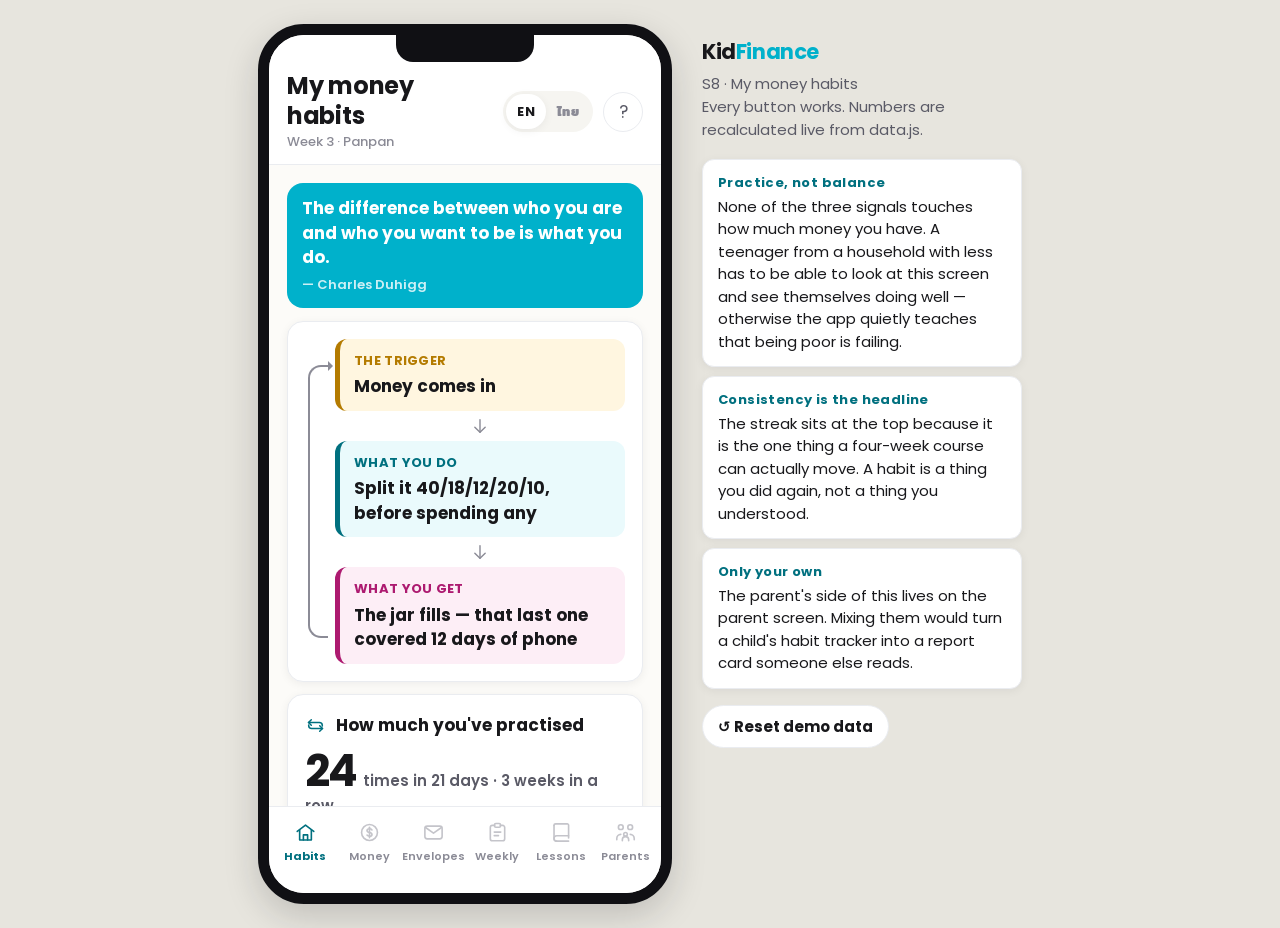
<file: app/index.html>
<!DOCTYPE html>
<html lang="en">
<head>
<meta charset="utf-8">
<meta name="viewport" content="width=device-width,initial-scale=1,viewport-fit=cover">
<title>KidFinance — Prototype</title>
<meta name="theme-color" content="#18181B">
<meta name="description" content="A money-habit app for teenagers and their parents.">

<!-- ⚠️ ?v= ต่อท้ายทุกไฟล์ของเราเอง คือตัวกันแคช — ไม่มีมันแล้วคนที่เคยเปิดเว็บนี้
     จะเห็นของเก่าค้างต่อไปแม้ deploy ใหม่แล้ว เพราะเบราว์เซอร์ไม่ไปถามซ้ำ
     ทุกครั้งที่ deploy ให้ขยับเลขนี้พร้อมกันทั้งไฟล์ (ค้นหา v= แล้วแทนที่ทั้งหมด) -->

<!-- ไอคอนแอป (วาดเอง ไม่ใช่ emoji) -->
<link rel="icon" type="image/svg+xml" href="icon.svg?v=1">
<link rel="apple-touch-icon" href="icon.svg?v=1">

<link rel="preconnect" href="https://fonts.googleapis.com">
<link rel="preconnect" href="https://fonts.gstatic.com" crossorigin>
<link href="https://fonts.googleapis.com/css2?family=Poppins:wght@400;500;600;700&family=Mitr:wght@400;500;600;700&display=swap" rel="stylesheet">
<link rel="stylesheet" href="tokens.css?v=1">
<link rel="stylesheet" href="app.css?v=1">
</head>
<body>

<div class="stage">
  <div class="phone">
    <div class="notch"></div>
    <header class="topbar" id="top"></header>
    <main class="screen" id="scr"></main>
    <nav class="tabbar" id="tabs"></nav>
    <div id="layer"></div>
  </div>
  <aside class="side" id="side"></aside>
</div>

<script src="icons.js?v=1"></script>
<script src="data.js?v=1"></script>
<script src="s1.js?v=1"></script>
<script src="s2.js?v=1"></script>
<script src="s2b.js?v=1"></script>
<script src="s2c.js?v=1"></script>
<script src="s3.js?v=1"></script>
<script src="s3b.js?v=1"></script>
<script src="s4.js?v=1"></script>
<script src="s5.js?v=1"></script>
<script src="s6.js?v=1"></script>
<script src="s7.js?v=1"></script>
<script src="s8.js?v=1"></script>
<script src="app.js?v=1"></script>
</body>
</html>
</file>
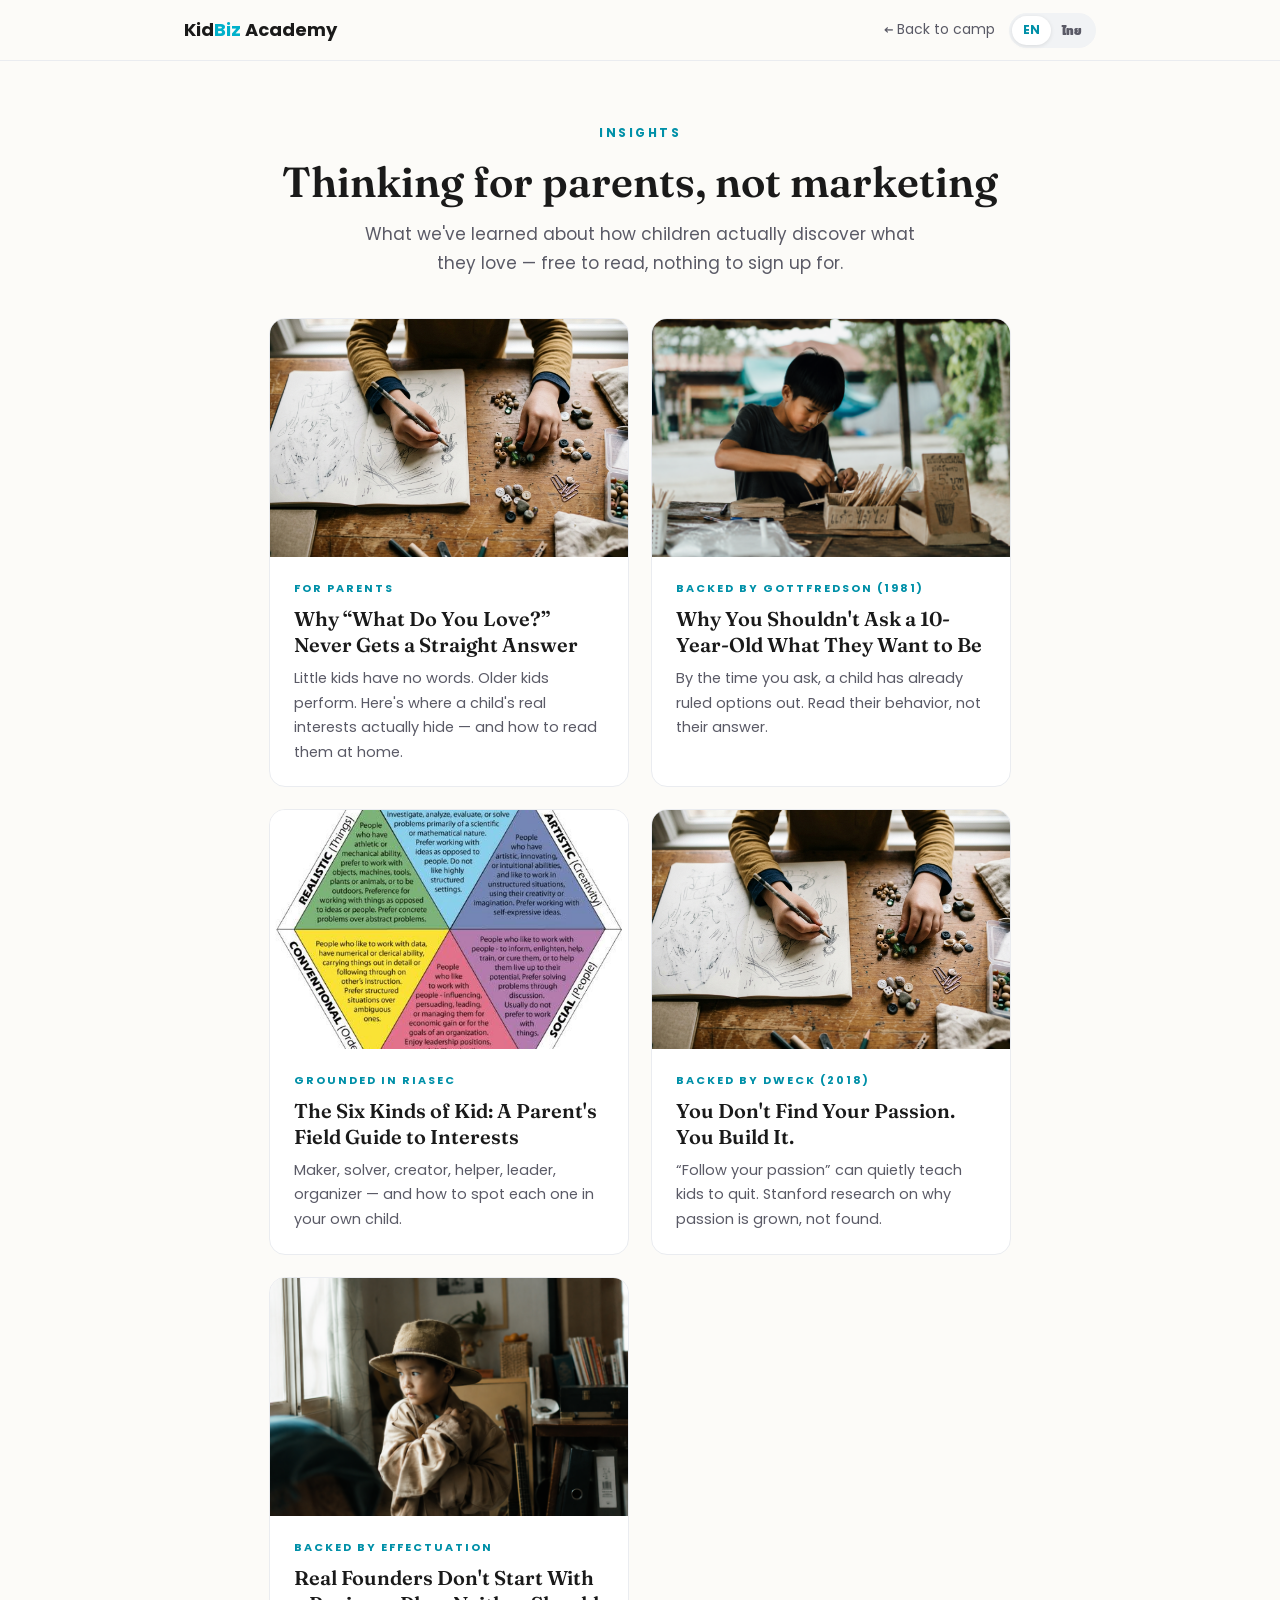
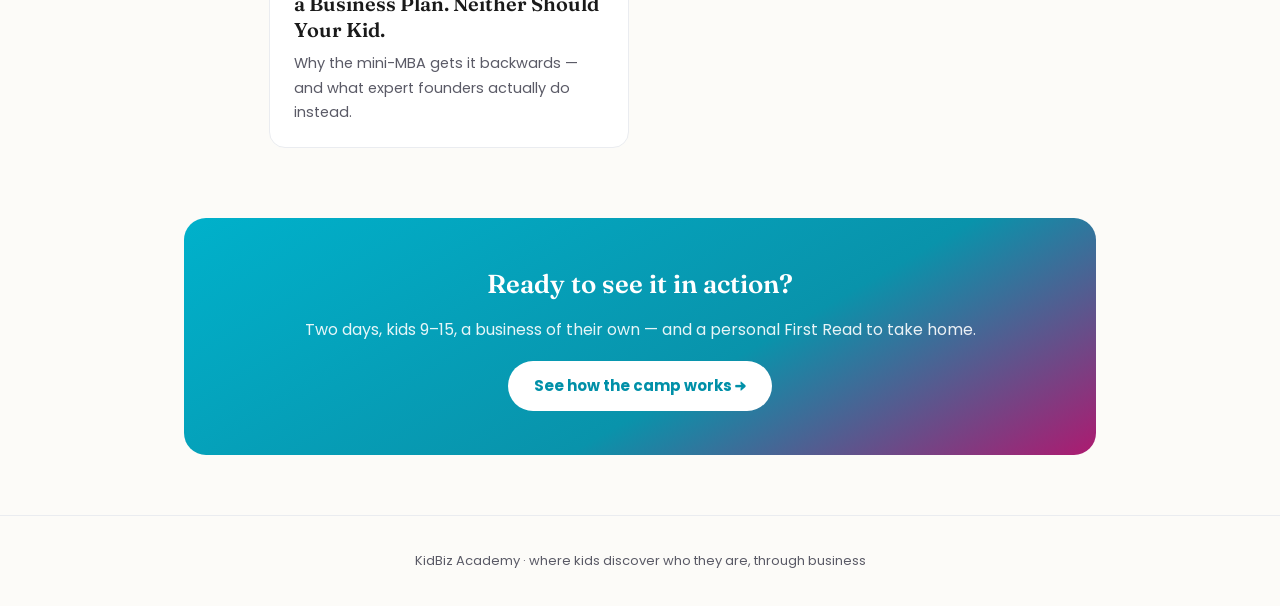
<file: blog/index.html>
<!DOCTYPE html>
<html lang="en">
<head>
<meta charset="utf-8">
<meta name="viewport" content="width=device-width, initial-scale=1">
<title>Insights for Parents | KidBiz Academy</title>
<meta name="description" content="Practical thinking for parents on how children actually discover what they love — grounded in RIASEC and real classroom experience.">
<link rel="icon" href="data:image/svg+xml,%3Csvg xmlns='http://www.w3.org/2000/svg' viewBox='0 0 64 64'%3E%3Crect width='64' height='64' rx='14' fill='%231A1A1A'/%3E%3Ctext x='32' y='46' font-family='Arial,Helvetica,sans-serif' font-weight='bold' font-size='36' text-anchor='middle' fill='%23ffffff'%3EK%3Ctspan fill='%2300B1CB'%3EB%3C/tspan%3E%3C/text%3E%3C/svg%3E">
<link rel="preconnect" href="https://fonts.googleapis.com">
<link rel="preconnect" href="https://fonts.gstatic.com" crossorigin>
<link href="https://fonts.googleapis.com/css2?family=Poppins:wght@400;500;600;700&family=Mitr:wght@400;500;600&family=Fraunces:ital,wght@0,400;0,500;0,600&family=Noto+Serif+Thai:wght@500;600&display=swap" rel="stylesheet">
<style>
  :root{--teal:#00B1CB;--teal-d:#0090a8;--teal-soft:#EAFAFC;--magenta:#AD1A70;--ink:#1A1A1A;--zinc:#5A5A66;--line:#EAECF0;--bg:#FCFBF8}
  *{margin:0;padding:0;box-sizing:border-box}
  body{font-family:'Poppins','Mitr',sans-serif;color:var(--ink);background:var(--bg);line-height:1.7;-webkit-font-smoothing:antialiased}
  body.th{font-family:'Mitr','Poppins',sans-serif}
  a{color:inherit;text-decoration:none}
  img{max-width:100%;display:block}
  .wrap{max-width:960px;margin:0 auto;padding:0 24px}

  nav{border-bottom:1px solid var(--line);background:rgba(252,251,248,.9);backdrop-filter:blur(8px);position:sticky;top:0;z-index:10}
  .nav-in{max-width:960px;margin:0 auto;padding:0 24px;height:60px;display:flex;align-items:center;justify-content:space-between}
  .logo{font-family:'Poppins',sans-serif;font-weight:700;font-size:18px}
  
  .logo b{color:var(--teal)}
  .nav-right{display:flex;align-items:center;gap:14px}
  .back{font-size:14px;color:var(--zinc)}
  .back:hover{color:var(--teal-d)}
  .lang{display:inline-flex;background:#F1F3F5;border-radius:100px;padding:3px}
  .langbtn{border:none;background:none;font-family:inherit;font-weight:700;font-size:12px;color:var(--zinc);padding:5px 11px;border-radius:100px;cursor:pointer}
  .langbtn.on{background:#fff;color:var(--teal-d);box-shadow:0 1px 4px rgba(0,0,0,.1)}

  header.top{text-align:center;padding:62px 0 40px}
  .eyebrow{font-weight:700;font-size:12px;letter-spacing:2.5px;text-transform:uppercase;color:var(--teal-d)}
  h1{font-family:'Fraunces','Noto Serif Thai',Georgia,serif;font-weight:600;font-size:clamp(30px,4.4vw,42px);line-height:1.2;margin:14px 0 12px}
  body.th h1{font-family:'Noto Serif Thai','Fraunces',serif}
  header.top p{font-size:17px;color:var(--zinc);max-width:560px;margin:0 auto}

  .ins-grid{display:grid;grid-template-columns:repeat(auto-fit,minmax(280px,360px));gap:22px;justify-content:center;padding-bottom:70px}
  .ins-card{background:#fff;border:1px solid var(--line);border-radius:16px;overflow:hidden;display:block;transition:transform .18s,box-shadow .18s}
  .ins-card:hover{transform:translateY(-4px);box-shadow:0 18px 40px rgba(24,24,27,.10)}
  .ins-card img{width:100%;aspect-ratio:3/2;object-fit:cover;background:#ece9e2}
  .ins-body{padding:22px 24px}
  .ins-body .k{font-size:11px;font-weight:700;letter-spacing:2px;text-transform:uppercase;color:var(--teal-d);margin-bottom:8px}
  .ins-body h3{font-family:'Fraunces','Noto Serif Thai',serif;font-weight:600;font-size:20px;line-height:1.3;margin-bottom:8px}
  body.th .ins-body h3{font-family:'Noto Serif Thai','Fraunces',serif}
  .ins-body p{font-size:14.5px;color:var(--zinc)}
  .soon{opacity:.55;pointer-events:none}
  .soon .ins-body h3{color:var(--zinc)}

  .cta{background:linear-gradient(150deg,var(--teal),#0993ab 60%,var(--magenta));color:#fff;border-radius:22px;padding:44px 30px;text-align:center;margin-bottom:60px}
  .cta h3{font-family:'Fraunces','Noto Serif Thai',serif;font-weight:600;color:#fff;font-size:26px;margin-bottom:10px}
  body.th .cta h3{font-family:'Noto Serif Thai','Fraunces',serif}
  .cta p{color:rgba(255,255,255,.9);font-size:16px;margin-bottom:18px}
  .cta a{display:inline-block;background:#fff;color:var(--teal-d);font-weight:700;padding:12px 26px;border-radius:100px;font-size:15px}
  footer{padding:34px 0;text-align:center;color:var(--zinc);font-size:13px;border-top:1px solid var(--line)}
</style>
</head>
<body>

<nav><div class="nav-in">
  <a href="../index.html" class="logo">Kid<b>Biz</b> Academy</a>
  <div class="nav-right">
    <a href="../index.html" class="back" data-en="← Back to camp" data-th="← กลับหน้าค่าย"></a>
    <div class="lang">
      <button class="langbtn" data-l="en" onclick="setLang('en')">EN</button>
      <button class="langbtn" data-l="th" onclick="setLang('th')">ไทย</button>
    </div>
  </div>
</div></nav>

<header class="top"><div class="wrap">
  <div class="eyebrow" data-en="Insights" data-th="บทความ"></div>
  <h1 data-en="Thinking for parents, not marketing" data-th="แนวคิดสำหรับพ่อแม่ ไม่ใช่โฆษณา"></h1>
  <p data-en="What we've learned about how children actually discover what they love — free to read, nothing to sign up for." data-th="สิ่งที่เราเรียนรู้ว่าเด็กค้นพบสิ่งที่ตัวเองรักได้ยังไงจริง ๆ — อ่านฟรี ไม่ต้องสมัครอะไร"></p>
</div></header>

<div class="wrap">
  <div class="ins-grid">

    <a class="ins-card" href="why-what-do-you-love.html">
      <img src="img/observe.png" alt="" onerror="this.style.display='none'">
      <div class="ins-body">
        <div class="k" data-en="For parents" data-th="สำหรับผู้ปกครอง"></div>
        <h3 data-en="Why &ldquo;What Do You Love?&rdquo; Never Gets a Straight Answer" data-th="ทำไม &ldquo;หนูชอบอะไร&rdquo; ถึงไม่เคยได้คำตอบจริง"></h3>
        <p data-en="Little kids have no words. Older kids perform. Here's where a child's real interests actually hide — and how to read them at home." data-th="เด็กเล็กไม่มีคำจะตอบ เด็กโตตอบแบบแสดง แล้วความสนใจจริงของเด็กซ่อนอยู่ตรงไหน — พร้อมวิธีอ่านที่บ้าน"></p>
      </div>
    </a>

    <a class="ins-card" href="dont-ask-what-they-want-to-be.html">
      <img src="img/dont-ask.png" alt="" onerror="this.style.display='none'">
      <div class="ins-body">
        <div class="k" data-en="Backed by Gottfredson (1981)" data-th="อ้างอิง Gottfredson (1981)"></div>
        <h3 data-en="Why You Shouldn't Ask a 10-Year-Old What They Want to Be" data-th="ทำไมไม่ควรถามเด็ก 10 ขวบว่าโตขึ้นอยากเป็นอะไร"></h3>
        <p data-en="By the time you ask, a child has already ruled options out. Read their behavior, not their answer." data-th="กว่าคุณจะถาม เด็กตัดตัวเลือกทิ้งไปแล้ว อ่านพฤติกรรม ไม่ใช่คำตอบ"></p>
      </div>
    </a>

    <a class="ins-card" href="six-kinds-of-kid-riasec.html">
      <img src="img/six-kinds.jpg" alt="" onerror="this.style.display='none'">
      <div class="ins-body">
        <div class="k" data-en="Grounded in RIASEC" data-th="อิงกรอบ RIASEC"></div>
        <h3 data-en="The Six Kinds of Kid: A Parent's Field Guide to Interests" data-th="เด็ก 6 แบบ: คู่มือดูความสนใจของลูก"></h3>
        <p data-en="Maker, solver, creator, helper, leader, organizer — and how to spot each one in your own child." data-th="นักสร้าง นักไข นักสร้างสรรค์ นักช่วย นักนำ นักจัดระเบียบ — และวิธีสังเกตแต่ละแบบในตัวลูก"></p>
      </div>
    </a>

    <a class="ins-card" href="passion-is-built.html">
      <img src="img/passion-is-built.png" alt="" onerror="this.style.display='none'">
      <div class="ins-body">
        <div class="k" data-en="Backed by Dweck (2018)" data-th="อ้างอิง Dweck (2018)"></div>
        <h3 data-en="You Don't Find Your Passion. You Build It." data-th="แพสชันไม่ได้มีรอให้เจอ — มันถูกสร้างขึ้น"></h3>
        <p data-en="&ldquo;Follow your passion&rdquo; can quietly teach kids to quit. Stanford research on why passion is grown, not found." data-th="&ldquo;ทำตามแพสชัน&rdquo; อาจสอนให้ลูกยอมแพ้ งานวิจัย Stanford ว่าแพสชันถูกบ่ม ไม่ใช่รอเจอ"></p>
      </div>
    </a>

    <a class="ins-card" href="founders-dont-start-with-a-plan.html">
      <img src="img/real-founders.png" alt="" onerror="this.style.display='none'">
      <div class="ins-body">
        <div class="k" data-en="Backed by Effectuation" data-th="อ้างอิง Effectuation"></div>
        <h3 data-en="Real Founders Don't Start With a Business Plan. Neither Should Your Kid." data-th="สตาร์ทอัพตัวจริงไม่ได้เริ่มจากแผนธุรกิจ"></h3>
        <p data-en="Why the mini-MBA gets it backwards — and what expert founders actually do instead." data-th="ทำไม MBA จิ๋วถึงเข้าใจผิด และผู้ก่อตั้งตัวจริงทำอะไรแทน"></p>
      </div>
    </a>

  </div>

  <div class="cta">
    <h3 data-en="Ready to see it in action?" data-th="อยากเห็นของจริงไหม"></h3>
    <p data-en="Two days, kids 9–15, a business of their own — and a personal First Read to take home." data-th="สองวัน เด็ก 9–15 ปี ได้สร้างธุรกิจของตัวเอง พร้อม First Read เฉพาะตัวกลับบ้าน"></p>
    <a href="../index.html" data-en="See how the camp works →" data-th="ดูว่าค่ายเป็นยังไง →"></a>
  </div>
</div>

<footer><div class="wrap" data-en="KidBiz Academy · where kids discover who they are, through business" data-th="KidBiz Academy · ค่ายค้นหาตัวตน ผ่านโลกธุรกิจ"></div></footer>

<script>
  function setLang(l){
    if(l!=='th') l='en';
    document.documentElement.lang = l;
    document.body.classList.toggle('th', l==='th');
    document.querySelectorAll('[data-en]').forEach(function(el){
      var v = el.getAttribute('data-'+l); if(v!==null) el.innerHTML = v;
    });
    document.querySelectorAll('.langbtn').forEach(function(b){ b.classList.toggle('on', b.dataset.l===l); });
    try{ localStorage.setItem('kidbiz_lang', l); }catch(e){}
  }
  setLang((function(){ try{ return localStorage.getItem('kidbiz_lang'); }catch(e){ return null; } })() || 'en');
</script>
</body>
</html>
</file>
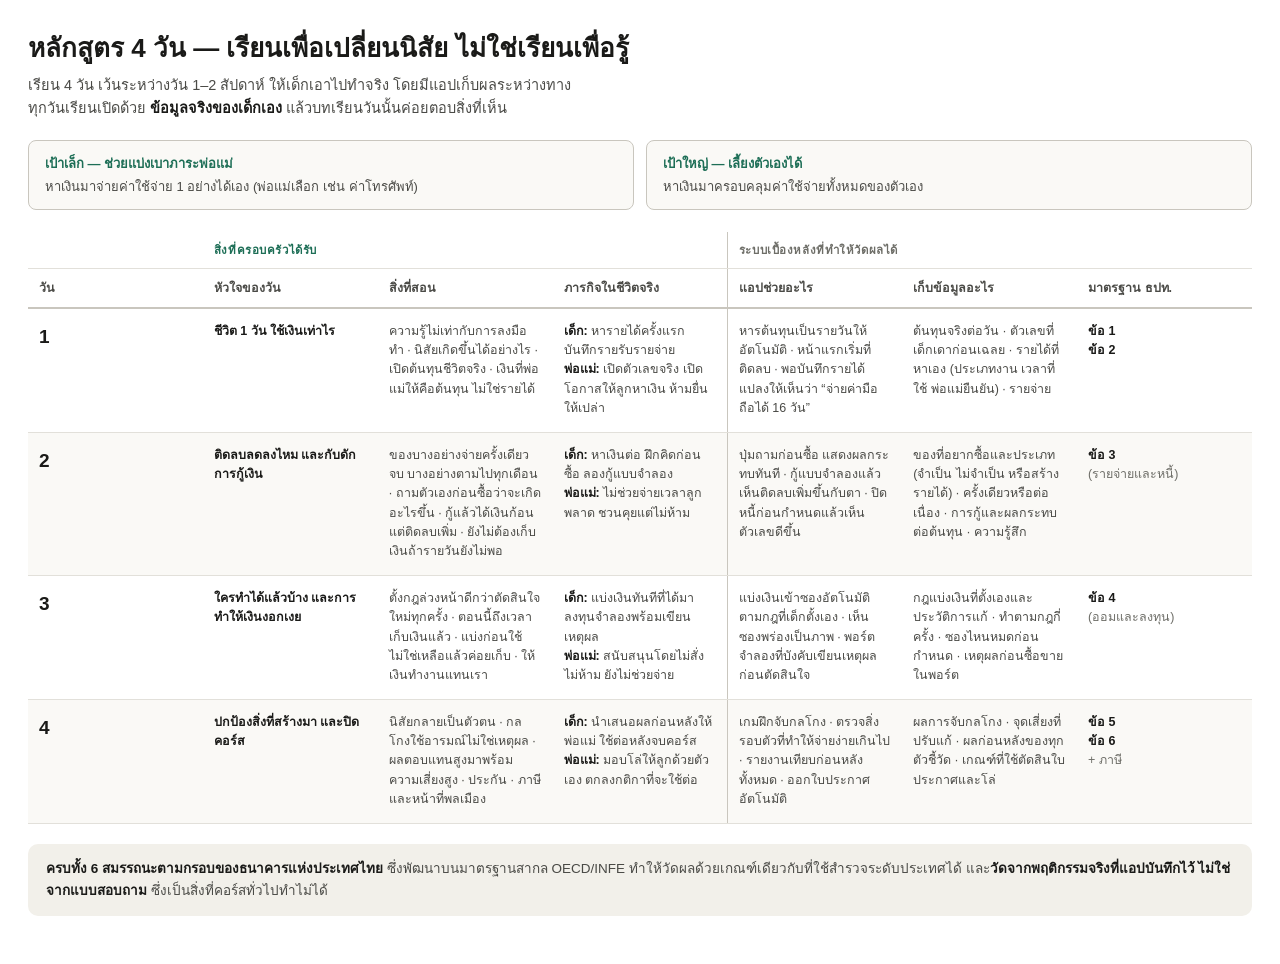
<file: finance-course-4days.html>
<!DOCTYPE html>
<html lang="th">
<head>
<meta charset="utf-8">
<meta name="viewport" content="width=device-width, initial-scale=1">
<title>KidBiz Money Course — หลักสูตร 4 วัน</title>
<style>
  :root {
    --ink: #1a1a18;
    --ink-2: #4a4a46;
    --ink-3: #6e6e68;
    --line: #e2e0da;
    --line-2: #c9c6be;
    --bg: #ffffff;
    --tint: #faf9f6;
    --tint-2: #f2f0ea;
    --accent: #1d6e56;
  }
  * { box-sizing: border-box; }
  body {
    margin: 0;
    padding: 32px 28px 48px;
    background: var(--bg);
    color: var(--ink);
    font-family: "IBM Plex Sans Thai", "Noto Sans Thai", -apple-system, "Segoe UI", Tahoma, sans-serif;
    -webkit-font-smoothing: antialiased;
  }
  .page { max-width: 1360px; margin: 0 auto; }

  h1 { font-size: 26px; font-weight: 700; margin: 0 0 8px; line-height: 1.3; }
  .lead { font-size: 14.5px; color: var(--ink-2); margin: 0 0 20px; line-height: 1.6; }
  .lead b { color: var(--ink); font-weight: 600; }

  .goals { display: flex; gap: 12px; margin-bottom: 22px; flex-wrap: wrap; }
  .goal { flex: 1 1 300px; padding: 12px 16px; background: var(--tint); border: 1px solid var(--line-2); border-radius: 8px; }
  .goal-t { font-size: 13px; font-weight: 700; color: var(--accent); margin: 0 0 3px; }
  .goal-d { font-size: 13px; color: var(--ink-2); margin: 0; line-height: 1.5; }

  table { width: 100%; border-collapse: collapse; table-layout: fixed; }
  thead th { text-align: left; padding: 9px 11px; font-weight: 700; }
  .grp { font-size: 11.5px; letter-spacing: .05em; text-transform: uppercase; border-bottom: 1px solid var(--line); }
  .grp-a { color: var(--accent); }
  .grp-b { color: var(--ink-3); }
  .col { font-size: 12.5px; color: var(--ink-2); border-bottom: 2px solid var(--line-2); }
  tbody td { padding: 13px 11px; font-size: 12.5px; line-height: 1.55; border-bottom: 1px solid var(--line); vertical-align: top; color: var(--ink-2); }
  tbody tr:nth-child(even) { background: var(--tint); }
  .sep { border-left: 1px solid var(--line-2); }

  .c-day   { width: 3.4%; font-size: 19px; font-weight: 700; color: var(--ink); }
  .c-core  { width: 12.5%; color: var(--ink); font-weight: 600; }
  .c-teach { width: 21%; }
  .c-do    { width: 18.5%; }
  .c-app   { width: 16.5%; }
  .c-data  { width: 18%; }
  .c-bot   { width: 10%; color: var(--ink); font-weight: 600; }
  .who { color: var(--ink); font-weight: 600; }
  .sub { font-weight: 400; color: var(--ink-3); }

  .foot { margin-top: 20px; padding: 14px 18px; background: var(--tint-2); border-radius: 10px; font-size: 13.5px; line-height: 1.65; color: var(--ink-2); }
  .foot b { color: var(--ink); font-weight: 600; }

  @page { size: A4 landscape; margin: 10mm; }
  @media print {
    body { padding: 0; }
    .goal, tbody tr:nth-child(even), .foot { -webkit-print-color-adjust: exact; print-color-adjust: exact; }
    table { page-break-inside: avoid; }
  }
</style>
</head>
<body>
<div class="page">

  <h1>หลักสูตร 4 วัน — เรียนเพื่อเปลี่ยนนิสัย ไม่ใช่เรียนเพื่อรู้</h1>
  <p class="lead">
    เรียน 4 วัน เว้นระหว่างวัน 1–2 สัปดาห์ ให้เด็กเอาไปทำจริง โดยมีแอปเก็บผลระหว่างทาง<br>
    ทุกวันเรียนเปิดด้วย <b>ข้อมูลจริงของเด็กเอง</b> แล้วบทเรียนวันนั้นค่อยตอบสิ่งที่เห็น
  </p>

  <div class="goals">
    <div class="goal">
      <p class="goal-t">เป้าเล็ก — ช่วยแบ่งเบาภาระพ่อแม่</p>
      <p class="goal-d">หาเงินมาจ่ายค่าใช้จ่าย 1 อย่างได้เอง (พ่อแม่เลือก เช่น ค่าโทรศัพท์)</p>
    </div>
    <div class="goal">
      <p class="goal-t">เป้าใหญ่ — เลี้ยงตัวเองได้</p>
      <p class="goal-d">หาเงินมาครอบคลุมค่าใช้จ่ายทั้งหมดของตัวเอง</p>
    </div>
  </div>

  <table>
    <thead>
      <tr>
        <th class="grp"></th>
        <th class="grp grp-a" colspan="3">สิ่งที่ครอบครัวได้รับ</th>
        <th class="grp grp-b sep" colspan="3">ระบบเบื้องหลังที่ทำให้วัดผลได้</th>
      </tr>
      <tr>
        <th class="col">วัน</th>
        <th class="col">หัวใจของวัน</th>
        <th class="col">สิ่งที่สอน</th>
        <th class="col">ภารกิจในชีวิตจริง</th>
        <th class="col sep">แอปช่วยอะไร</th>
        <th class="col">เก็บข้อมูลอะไร</th>
        <th class="col">มาตรฐาน ธปท.</th>
      </tr>
    </thead>
    <tbody>
      <tr>
        <td class="c-day">1</td>
        <td class="c-core">ชีวิต 1 วัน ใช้เงินเท่าไร</td>
        <td class="c-teach">ความรู้ไม่เท่ากับการลงมือทำ · นิสัยเกิดขึ้นได้อย่างไร · เปิดต้นทุนชีวิตจริง · เงินที่พ่อแม่ให้คือต้นทุน ไม่ใช่รายได้</td>
        <td class="c-do"><span class="who">เด็ก:</span> หารายได้ครั้งแรก บันทึกรายรับรายจ่าย<br><span class="who">พ่อแม่:</span> เปิดตัวเลขจริง เปิดโอกาสให้ลูกหาเงิน ห้ามยื่นให้เปล่า</td>
        <td class="c-app sep">หารต้นทุนเป็นรายวันให้อัตโนมัติ · หน้าแรกเริ่มที่ติดลบ · พอบันทึกรายได้ แปลงให้เห็นว่า “จ่ายค่ามือถือได้ 16 วัน”</td>
        <td class="c-data">ต้นทุนจริงต่อวัน · ตัวเลขที่เด็กเดาก่อนเฉลย · รายได้ที่หาเอง (ประเภทงาน เวลาที่ใช้ พ่อแม่ยืนยัน) · รายจ่าย</td>
        <td class="c-bot">ข้อ 1<br>ข้อ 2</td>
      </tr>
      <tr>
        <td class="c-day">2</td>
        <td class="c-core">ติดลบลดลงไหม และกับดักการกู้เงิน</td>
        <td class="c-teach">ของบางอย่างจ่ายครั้งเดียวจบ บางอย่างตามไปทุกเดือน · ถามตัวเองก่อนซื้อว่าจะเกิดอะไรขึ้น · กู้แล้วได้เงินก้อน แต่ติดลบเพิ่ม · ยังไม่ต้องเก็บเงินถ้ารายวันยังไม่พอ</td>
        <td class="c-do"><span class="who">เด็ก:</span> หาเงินต่อ ฝึกคิดก่อนซื้อ ลองกู้แบบจำลอง<br><span class="who">พ่อแม่:</span> ไม่ช่วยจ่ายเวลาลูกพลาด ชวนคุยแต่ไม่ห้าม</td>
        <td class="c-app sep">ปุ่มถามก่อนซื้อ แสดงผลกระทบทันที · กู้แบบจำลองแล้วเห็นติดลบเพิ่มขึ้นกับตา · ปิดหนี้ก่อนกำหนดแล้วเห็นตัวเลขดีขึ้น</td>
        <td class="c-data">ของที่อยากซื้อและประเภท (จำเป็น ไม่จำเป็น หรือสร้างรายได้) · ครั้งเดียวหรือต่อเนื่อง · การกู้และผลกระทบต่อต้นทุน · ความรู้สึก</td>
        <td class="c-bot">ข้อ 3<br><span class="sub">(รายจ่ายและหนี้)</span></td>
      </tr>
      <tr>
        <td class="c-day">3</td>
        <td class="c-core">ใครทำได้แล้วบ้าง และการทำให้เงินงอกเงย</td>
        <td class="c-teach">ตั้งกฎล่วงหน้าดีกว่าตัดสินใจใหม่ทุกครั้ง · ตอนนี้ถึงเวลาเก็บเงินแล้ว · แบ่งก่อนใช้ ไม่ใช่เหลือแล้วค่อยเก็บ · ให้เงินทำงานแทนเรา</td>
        <td class="c-do"><span class="who">เด็ก:</span> แบ่งเงินทันทีที่ได้มา ลงทุนจำลองพร้อมเขียนเหตุผล<br><span class="who">พ่อแม่:</span> สนับสนุนโดยไม่สั่งไม่ห้าม ยังไม่ช่วยจ่าย</td>
        <td class="c-app sep">แบ่งเงินเข้าซองอัตโนมัติตามกฎที่เด็กตั้งเอง · เห็นซองพร่องเป็นภาพ · พอร์ตจำลองที่บังคับเขียนเหตุผลก่อนตัดสินใจ</td>
        <td class="c-data">กฎแบ่งเงินที่ตั้งเองและประวัติการแก้ · ทำตามกฎกี่ครั้ง · ซองไหนหมดก่อนกำหนด · เหตุผลก่อนซื้อขายในพอร์ต</td>
        <td class="c-bot">ข้อ 4<br><span class="sub">(ออมและลงทุน)</span></td>
      </tr>
      <tr>
        <td class="c-day">4</td>
        <td class="c-core">ปกป้องสิ่งที่สร้างมา และปิดคอร์ส</td>
        <td class="c-teach">นิสัยกลายเป็นตัวตน · กลโกงใช้อารมณ์ไม่ใช่เหตุผล · ผลตอบแทนสูงมาพร้อมความเสี่ยงสูง · ประกัน · ภาษีและหน้าที่พลเมือง</td>
        <td class="c-do"><span class="who">เด็ก:</span> นำเสนอผลก่อนหลังให้พ่อแม่ ใช้ต่อหลังจบคอร์ส<br><span class="who">พ่อแม่:</span> มอบโล่ให้ลูกด้วยตัวเอง ตกลงกติกาที่จะใช้ต่อ</td>
        <td class="c-app sep">เกมฝึกจับกลโกง · ตรวจสิ่งรอบตัวที่ทำให้จ่ายง่ายเกินไป · รายงานเทียบก่อนหลังทั้งหมด · ออกใบประกาศอัตโนมัติ</td>
        <td class="c-data">ผลการจับกลโกง · จุดเสี่ยงที่ปรับแก้ · ผลก่อนหลังของทุกตัวชี้วัด · เกณฑ์ที่ใช้ตัดสินใบประกาศและโล่</td>
        <td class="c-bot">ข้อ 5<br>ข้อ 6<br><span class="sub">+ ภาษี</span></td>
      </tr>
    </tbody>
  </table>

  <div class="foot">
    <b>ครบทั้ง 6 สมรรถนะตามกรอบของธนาคารแห่งประเทศไทย</b> ซึ่งพัฒนาบนมาตรฐานสากล OECD/INFE
    ทำให้วัดผลด้วยเกณฑ์เดียวกับที่ใช้สำรวจระดับประเทศได้ และ<b>วัดจากพฤติกรรมจริงที่แอปบันทึกไว้ ไม่ใช่จากแบบสอบถาม</b>
    ซึ่งเป็นสิ่งที่คอร์สทั่วไปทำไม่ได้
  </div>

</div>
</body>
</html>
</file>
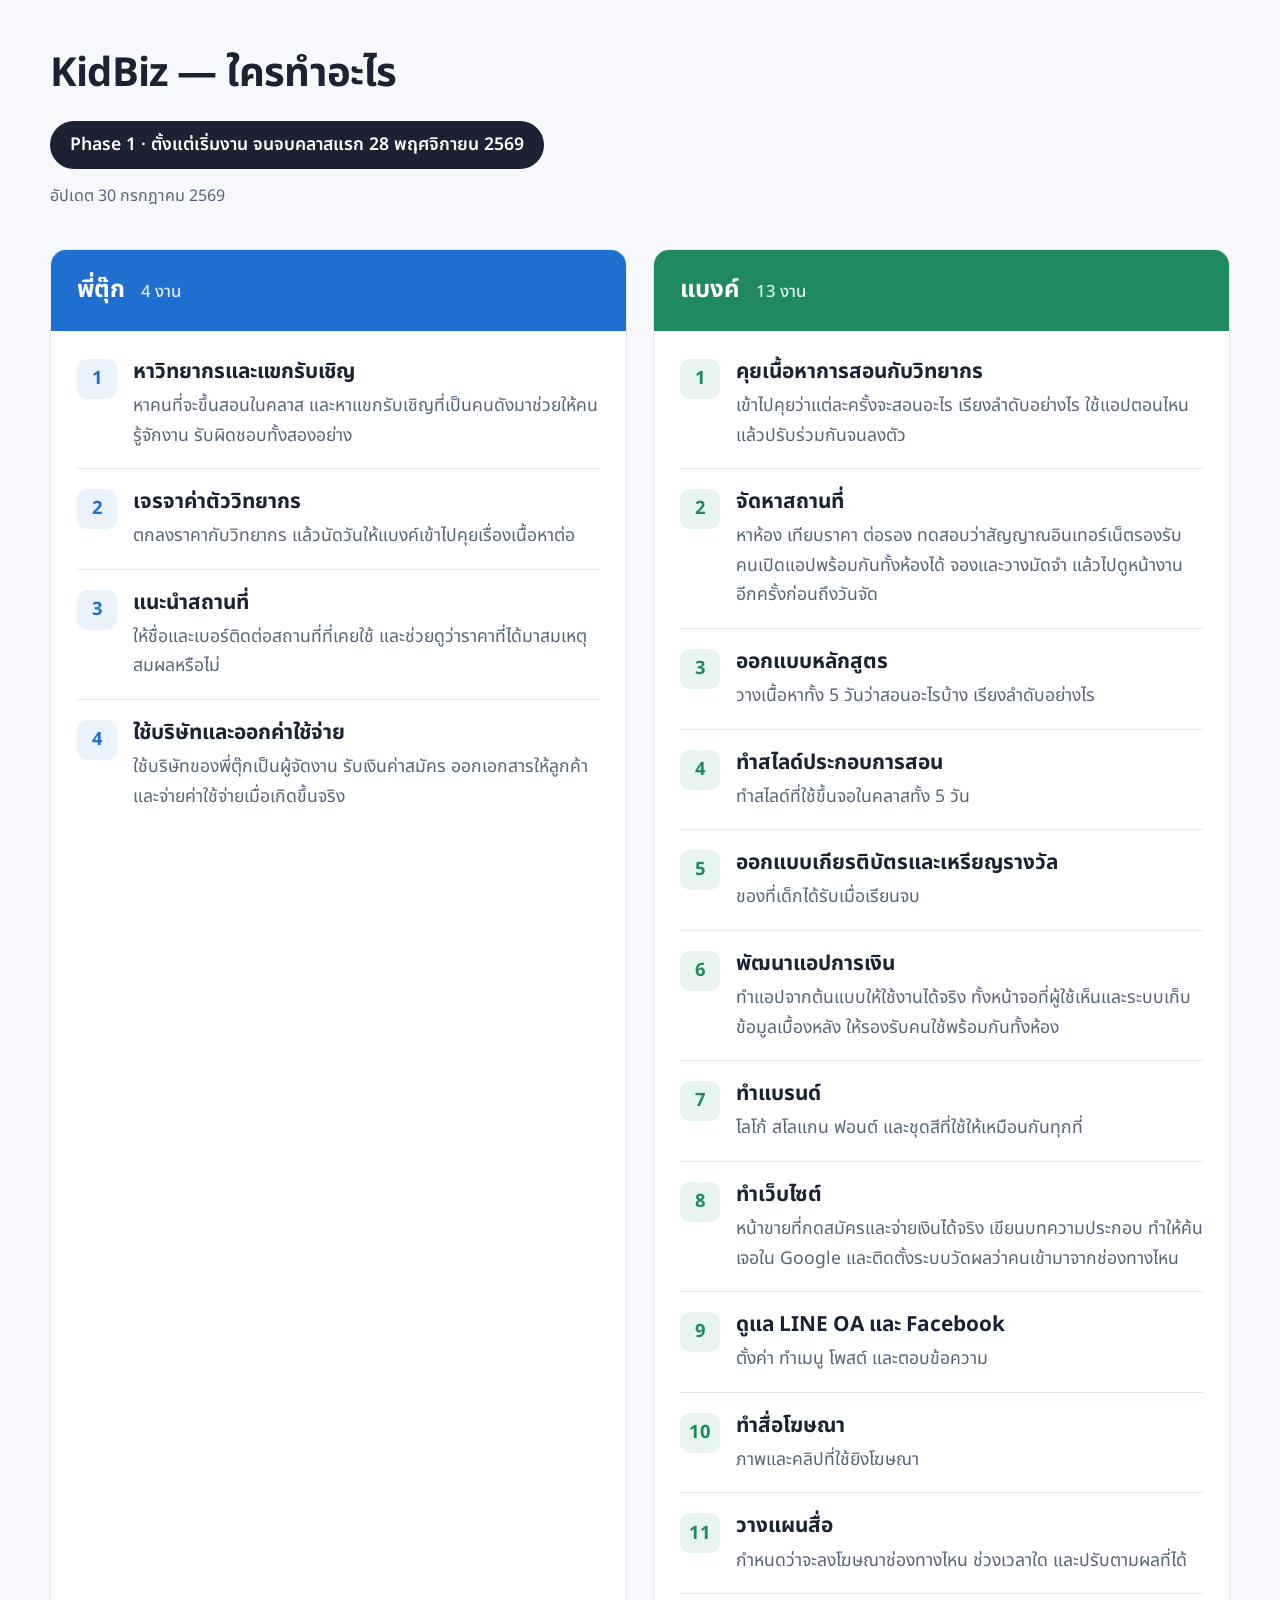
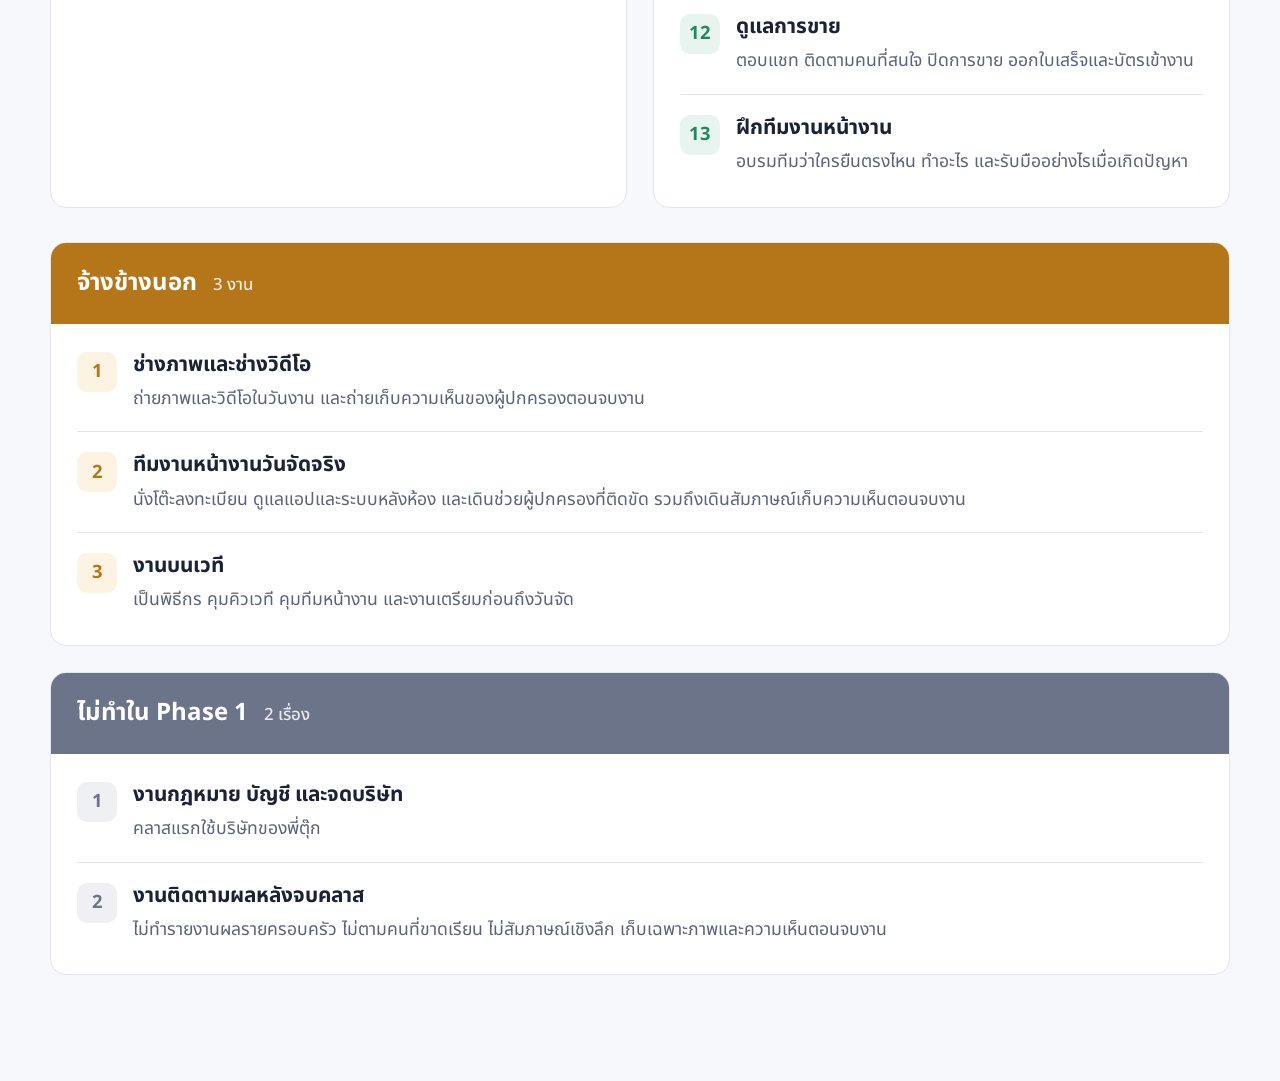
<file: roles-phase1.html>
<!DOCTYPE html>
<html lang="th">
<head>
<meta charset="UTF-8">
<meta name="viewport" content="width=device-width, initial-scale=1.0">
<title>KidBiz — ใครทำอะไร (Phase 1)</title>
<link href="https://fonts.googleapis.com/css2?family=Noto+Sans+Thai:wght@400;500;600;700&display=swap" rel="stylesheet">
<style>
  :root{
    --ink:#1a2233;
    --muted:#5a6478;
    --line:#e2e6ee;
    --bg:#f6f8fb;
    --card:#ffffff;
    --blue:#1f6fd0;
    --blue-soft:#eaf2fd;
    --green:#1f8a5f;
    --green-soft:#e7f5ee;
    --amber:#b5761a;
    --amber-soft:#fdf3e2;
    --grey:#6b7488;
    --grey-soft:#eef0f4;
  }
  *{box-sizing:border-box;}
  body{
    margin:0;
    padding:40px 24px 80px;
    background:var(--bg);
    color:var(--ink);
    font-family:'Noto Sans Thai',-apple-system,'Segoe UI',sans-serif;
    font-size:1.15rem;
    line-height:1.72;
  }
  .wrap{max-width:1180px;margin:0 auto;}

  header{margin-bottom:38px;}
  h1{
    font-size:2.5rem;
    font-weight:700;
    margin:0 0 12px;
    letter-spacing:-.02em;
  }
  .phase{
    display:inline-block;
    background:var(--ink);
    color:#fff;
    font-size:1.1rem;
    font-weight:600;
    padding:9px 20px;
    border-radius:999px;
  }
  .updated{
    margin-top:14px;
    color:var(--muted);
    font-size:1rem;
  }

  .cols{
    display:grid;
    grid-template-columns:1fr 1fr;
    gap:26px;
    margin-bottom:34px;
  }
  @media(max-width:900px){ .cols{grid-template-columns:1fr;} }

  .card{
    background:var(--card);
    border:1px solid var(--line);
    border-radius:16px;
    padding:0 0 12px;
    overflow:hidden;
  }
  .card-head{
    padding:20px 26px;
    font-size:1.5rem;
    font-weight:700;
    color:#fff;
  }
  .card-head .count{
    font-size:1.05rem;
    font-weight:500;
    opacity:.85;
    margin-left:10px;
  }
  .head-blue{background:var(--blue);}
  .head-green{background:var(--green);}
  .head-amber{background:var(--amber);}
  .head-grey{background:var(--grey);}

  ol{list-style:none;margin:0;padding:8px 26px 0;}
  li{
    display:flex;
    gap:16px;
    padding:18px 0;
    border-bottom:1px solid var(--line);
  }
  li:last-child{border-bottom:none;}

  .num{
    flex:0 0 40px;
    height:40px;
    border-radius:10px;
    display:flex;
    align-items:center;
    justify-content:center;
    font-weight:700;
    font-size:1.15rem;
    margin-top:2px;
  }
  .n-blue{background:var(--blue-soft);color:var(--blue);}
  .n-green{background:var(--green-soft);color:var(--green);}
  .n-amber{background:var(--amber-soft);color:var(--amber);}
  .n-grey{background:var(--grey-soft);color:var(--grey);}

  .task strong{
    display:block;
    font-size:1.3rem;
    font-weight:700;
    line-height:1.45;
    margin-bottom:4px;
  }
  .task p{
    margin:0;
    color:var(--muted);
    font-size:1.1rem;
    line-height:1.68;
  }

  .full{margin-bottom:26px;}
  .full ol{padding:8px 26px 0;}
</style>
</head>
<body>
<div class="wrap">

  <header>
    <h1>KidBiz — ใครทำอะไร</h1>
    <span class="phase">Phase 1 · ตั้งแต่เริ่มงาน จนจบคลาสแรก 28 พฤศจิกายน 2569</span>
    <div class="updated">อัปเดต 30 กรกฎาคม 2569</div>
  </header>

  <div class="cols">

    <div class="card">
      <div class="card-head head-blue">พี่ตุ๊ก <span class="count">4 งาน</span></div>
      <ol>
        <li>
          <div class="num n-blue">1</div>
          <div class="task">
            <strong>หาวิทยากรและแขกรับเชิญ</strong>
            <p>หาคนที่จะขึ้นสอนในคลาส และหาแขกรับเชิญที่เป็นคนดังมาช่วยให้คนรู้จักงาน รับผิดชอบทั้งสองอย่าง</p>
          </div>
        </li>
        <li>
          <div class="num n-blue">2</div>
          <div class="task">
            <strong>เจรจาค่าตัววิทยากร</strong>
            <p>ตกลงราคากับวิทยากร แล้วนัดวันให้แบงค์เข้าไปคุยเรื่องเนื้อหาต่อ</p>
          </div>
        </li>
        <li>
          <div class="num n-blue">3</div>
          <div class="task">
            <strong>แนะนำสถานที่</strong>
            <p>ให้ชื่อและเบอร์ติดต่อสถานที่ที่เคยใช้ และช่วยดูว่าราคาที่ได้มาสมเหตุสมผลหรือไม่</p>
          </div>
        </li>
        <li>
          <div class="num n-blue">4</div>
          <div class="task">
            <strong>ใช้บริษัทและออกค่าใช้จ่าย</strong>
            <p>ใช้บริษัทของพี่ตุ๊กเป็นผู้จัดงาน รับเงินค่าสมัคร ออกเอกสารให้ลูกค้า และจ่ายค่าใช้จ่ายเมื่อเกิดขึ้นจริง</p>
          </div>
        </li>
      </ol>
    </div>

    <div class="card">
      <div class="card-head head-green">แบงค์ <span class="count">13 งาน</span></div>
      <ol>
        <li>
          <div class="num n-green">1</div>
          <div class="task">
            <strong>คุยเนื้อหาการสอนกับวิทยากร</strong>
            <p>เข้าไปคุยว่าแต่ละครั้งจะสอนอะไร เรียงลำดับอย่างไร ใช้แอปตอนไหน แล้วปรับร่วมกันจนลงตัว</p>
          </div>
        </li>
        <li>
          <div class="num n-green">2</div>
          <div class="task">
            <strong>จัดหาสถานที่</strong>
            <p>หาห้อง เทียบราคา ต่อรอง ทดสอบว่าสัญญาณอินเทอร์เน็ตรองรับคนเปิดแอปพร้อมกันทั้งห้องได้ จองและวางมัดจำ แล้วไปดูหน้างานอีกครั้งก่อนถึงวันจัด</p>
          </div>
        </li>
        <li>
          <div class="num n-green">3</div>
          <div class="task">
            <strong>ออกแบบหลักสูตร</strong>
            <p>วางเนื้อหาทั้ง 5 วันว่าสอนอะไรบ้าง เรียงลำดับอย่างไร</p>
          </div>
        </li>
        <li>
          <div class="num n-green">4</div>
          <div class="task">
            <strong>ทำสไลด์ประกอบการสอน</strong>
            <p>ทำสไลด์ที่ใช้ขึ้นจอในคลาสทั้ง 5 วัน</p>
          </div>
        </li>
        <li>
          <div class="num n-green">5</div>
          <div class="task">
            <strong>ออกแบบเกียรติบัตรและเหรียญรางวัล</strong>
            <p>ของที่เด็กได้รับเมื่อเรียนจบ</p>
          </div>
        </li>
        <li>
          <div class="num n-green">6</div>
          <div class="task">
            <strong>พัฒนาแอปการเงิน</strong>
            <p>ทำแอปจากต้นแบบให้ใช้งานได้จริง ทั้งหน้าจอที่ผู้ใช้เห็นและระบบเก็บข้อมูลเบื้องหลัง ให้รองรับคนใช้พร้อมกันทั้งห้อง</p>
          </div>
        </li>
        <li>
          <div class="num n-green">7</div>
          <div class="task">
            <strong>ทำแบรนด์</strong>
            <p>โลโก้ สโลแกน ฟอนต์ และชุดสีที่ใช้ให้เหมือนกันทุกที่</p>
          </div>
        </li>
        <li>
          <div class="num n-green">8</div>
          <div class="task">
            <strong>ทำเว็บไซต์</strong>
            <p>หน้าขายที่กดสมัครและจ่ายเงินได้จริง เขียนบทความประกอบ ทำให้ค้นเจอใน Google และติดตั้งระบบวัดผลว่าคนเข้ามาจากช่องทางไหน</p>
          </div>
        </li>
        <li>
          <div class="num n-green">9</div>
          <div class="task">
            <strong>ดูแล LINE OA และ Facebook</strong>
            <p>ตั้งค่า ทำเมนู โพสต์ และตอบข้อความ</p>
          </div>
        </li>
        <li>
          <div class="num n-green">10</div>
          <div class="task">
            <strong>ทำสื่อโฆษณา</strong>
            <p>ภาพและคลิปที่ใช้ยิงโฆษณา</p>
          </div>
        </li>
        <li>
          <div class="num n-green">11</div>
          <div class="task">
            <strong>วางแผนสื่อ</strong>
            <p>กำหนดว่าจะลงโฆษณาช่องทางไหน ช่วงเวลาใด และปรับตามผลที่ได้</p>
          </div>
        </li>
        <li>
          <div class="num n-green">12</div>
          <div class="task">
            <strong>ดูแลการขาย</strong>
            <p>ตอบแชท ติดตามคนที่สนใจ ปิดการขาย ออกใบเสร็จและบัตรเข้างาน</p>
          </div>
        </li>
        <li>
          <div class="num n-green">13</div>
          <div class="task">
            <strong>ฝึกทีมงานหน้างาน</strong>
            <p>อบรมทีมว่าใครยืนตรงไหน ทำอะไร และรับมืออย่างไรเมื่อเกิดปัญหา</p>
          </div>
        </li>
      </ol>
    </div>

  </div>

  <div class="card full">
    <div class="card-head head-amber">จ้างข้างนอก <span class="count">3 งาน</span></div>
    <ol>
      <li>
        <div class="num n-amber">1</div>
        <div class="task">
          <strong>ช่างภาพและช่างวิดีโอ</strong>
          <p>ถ่ายภาพและวิดีโอในวันงาน และถ่ายเก็บความเห็นของผู้ปกครองตอนจบงาน</p>
        </div>
      </li>
      <li>
        <div class="num n-amber">2</div>
        <div class="task">
          <strong>ทีมงานหน้างานวันจัดจริง</strong>
          <p>นั่งโต๊ะลงทะเบียน ดูแลแอปและระบบหลังห้อง และเดินช่วยผู้ปกครองที่ติดขัด รวมถึงเดินสัมภาษณ์เก็บความเห็นตอนจบงาน</p>
        </div>
      </li>
      <li>
        <div class="num n-amber">3</div>
        <div class="task">
          <strong>งานบนเวที</strong>
          <p>เป็นพิธีกร คุมคิวเวที คุมทีมหน้างาน และงานเตรียมก่อนถึงวันจัด</p>
        </div>
      </li>
    </ol>
  </div>

  <div class="card full">
    <div class="card-head head-grey">ไม่ทำใน Phase 1 <span class="count">2 เรื่อง</span></div>
    <ol>
      <li>
        <div class="num n-grey">1</div>
        <div class="task">
          <strong>งานกฎหมาย บัญชี และจดบริษัท</strong>
          <p>คลาสแรกใช้บริษัทของพี่ตุ๊ก</p>
        </div>
      </li>
      <li>
        <div class="num n-grey">2</div>
        <div class="task">
          <strong>งานติดตามผลหลังจบคลาส</strong>
          <p>ไม่ทำรายงานผลรายครอบครัว ไม่ตามคนที่ขาดเรียน ไม่สัมภาษณ์เชิงลึก เก็บเฉพาะภาพและความเห็นตอนจบงาน</p>
        </div>
      </li>
    </ol>
  </div>

</div>
</body>
</html>
</file>
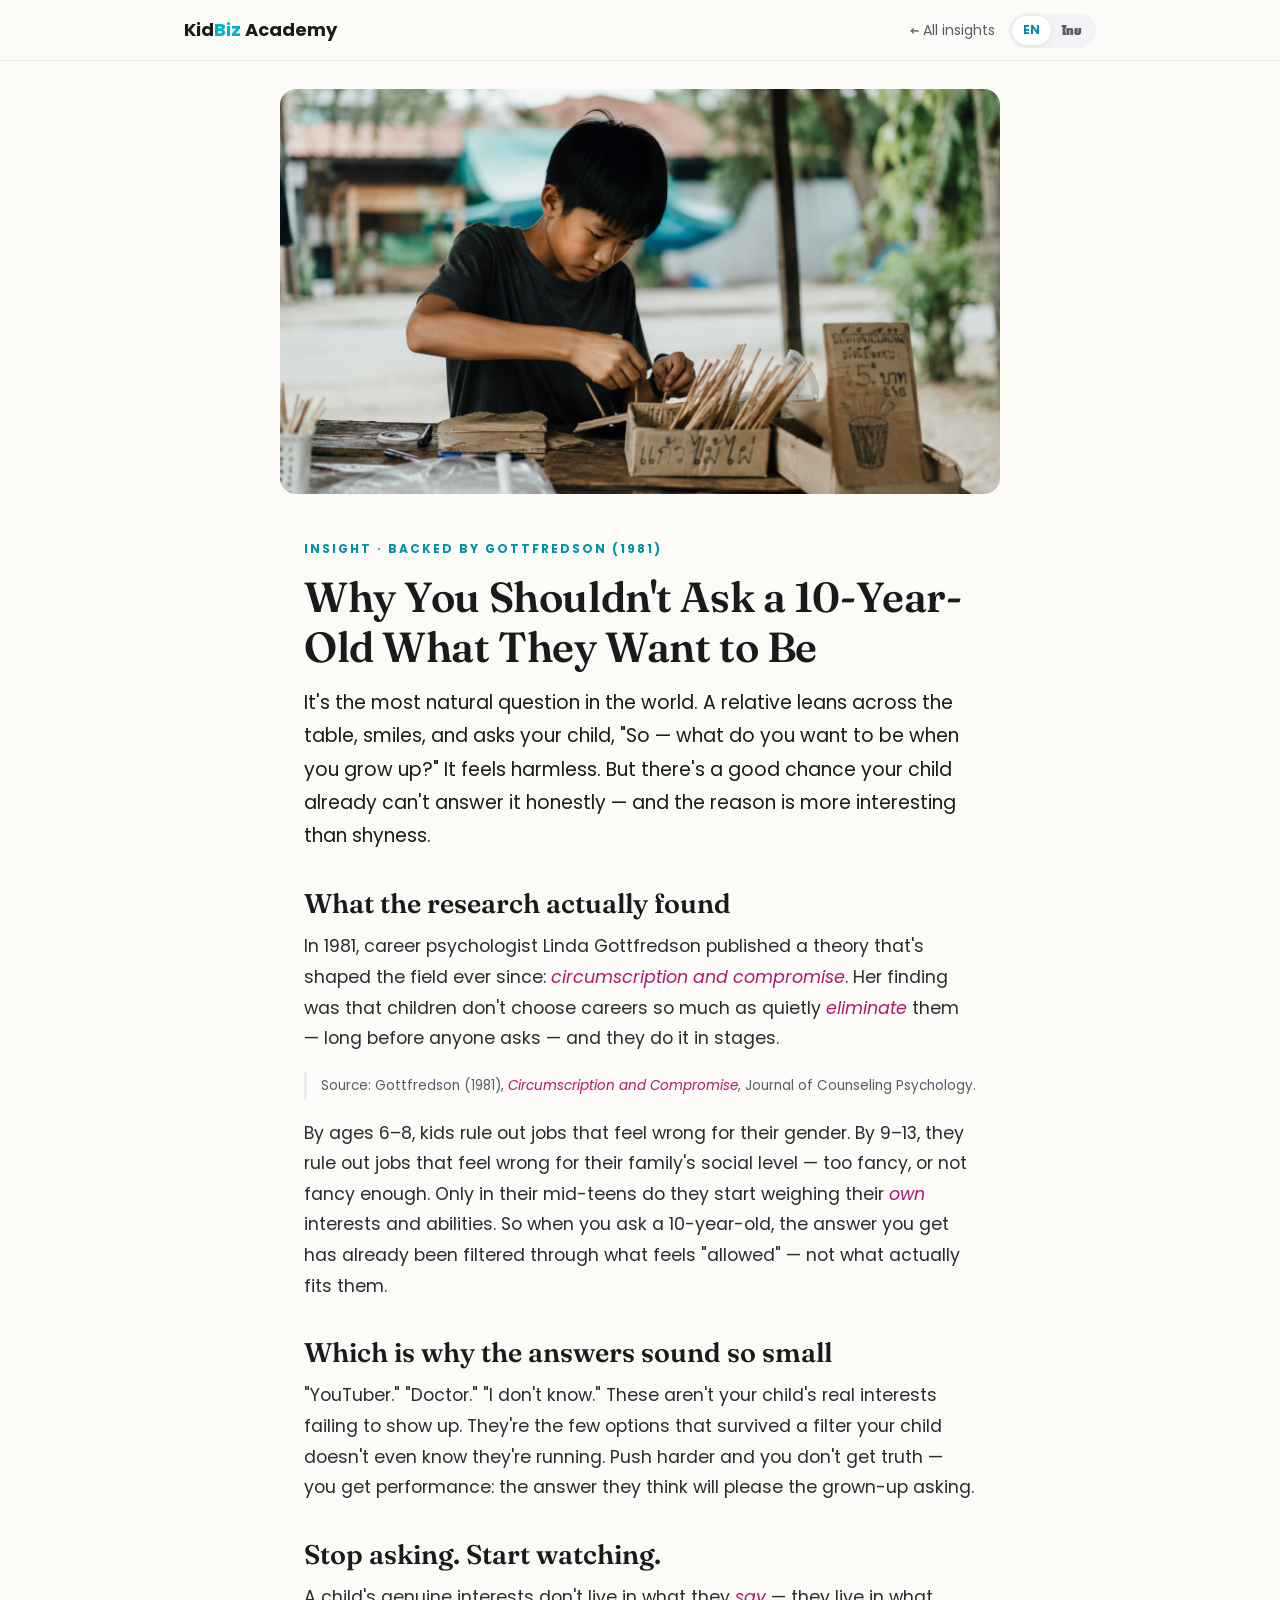
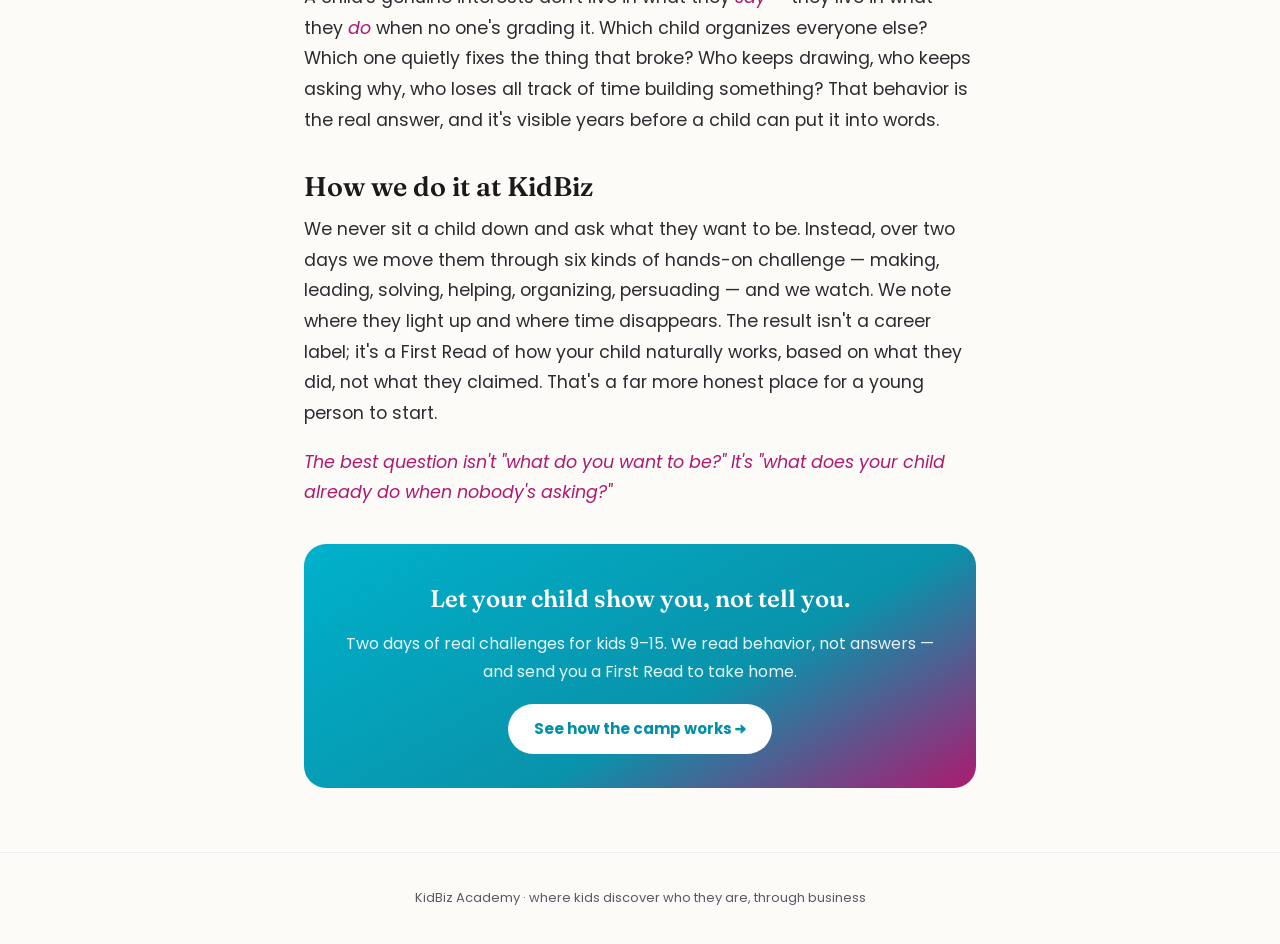
<file: blog/dont-ask-what-they-want-to-be.html>
<!DOCTYPE html>
<html lang="en">
<head>
<meta charset="utf-8">
<meta name="viewport" content="width=device-width, initial-scale=1">
<title>Why You Shouldn't Ask a 10-Year-Old What They Want to Be | KidBiz Academy</title>
<meta name="description" content="'What do you want to be when you grow up?' feels harmless. But research (Gottfredson, 1981) shows kids under 14 have already ruled options out. Watch behavior instead.">
<link rel="icon" href="data:image/svg+xml,%3Csvg xmlns='http://www.w3.org/2000/svg' viewBox='0 0 64 64'%3E%3Crect width='64' height='64' rx='14' fill='%231A1A1A'/%3E%3Ctext x='32' y='46' font-family='Arial,Helvetica,sans-serif' font-weight='bold' font-size='36' text-anchor='middle' fill='%23ffffff'%3EK%3Ctspan fill='%2300B1CB'%3EB%3C/tspan%3E%3C/text%3E%3C/svg%3E">
<link rel="preconnect" href="https://fonts.googleapis.com">
<link rel="preconnect" href="https://fonts.gstatic.com" crossorigin>
<link href="https://fonts.googleapis.com/css2?family=Poppins:wght@400;500;600;700&family=Mitr:wght@400;500;600&family=Fraunces:ital,wght@0,400;0,500;0,600;1,500&family=Noto+Serif+Thai:wght@500;600&display=swap" rel="stylesheet">
<style>
  :root{--teal:#00B1CB;--teal-d:#0090a8;--magenta:#AD1A70;--ink:#1A1A1A;--zinc:#5A5A66;--line:#EAECF0;--bg:#FCFBF8}
  *{margin:0;padding:0;box-sizing:border-box}
  html{scroll-behavior:smooth}
  body{font-family:'Poppins','Mitr',sans-serif;color:var(--ink);background:var(--bg);line-height:1.75;-webkit-font-smoothing:antialiased}
  body.th{font-family:'Mitr','Poppins',sans-serif}
  a{color:inherit;text-decoration:none}
  img{max-width:100%;display:block}
  .wrap{max-width:720px;margin:0 auto;padding:0 24px}
  nav{border-bottom:1px solid var(--line);background:rgba(252,251,248,.9);backdrop-filter:blur(8px);position:sticky;top:0;z-index:10}
  .nav-in{max-width:960px;margin:0 auto;padding:0 24px;height:60px;display:flex;align-items:center;justify-content:space-between}
  .logo{font-family:'Poppins',sans-serif;font-weight:700;font-size:18px}
  .logo b{color:var(--teal)}
  .nav-right{display:flex;align-items:center;gap:14px}
  .back{font-size:14px;color:var(--zinc)}
  .back:hover{color:var(--teal-d)}
  .lang{display:inline-flex;background:#F1F3F5;border-radius:100px;padding:3px}
  .langbtn{border:none;background:none;font-family:inherit;font-weight:700;font-size:12px;color:var(--zinc);padding:5px 11px;border-radius:100px;cursor:pointer}
  .langbtn.on{background:#fff;color:var(--teal-d);box-shadow:0 1px 4px rgba(0,0,0,.1)}
  .hero-img{display:block;width:min(720px,100% - 48px);margin:28px auto 0;aspect-ratio:16/9;object-fit:cover;background:#ece9e2;border-radius:16px}
  article{padding:44px 0 24px}
  .eyebrow{font-weight:700;font-size:12px;letter-spacing:2px;text-transform:uppercase;color:var(--teal-d);margin-bottom:14px}
  h1{font-family:'Fraunces','Noto Serif Thai',Georgia,serif;font-weight:600;font-size:clamp(30px,4.6vw,42px);line-height:1.18;letter-spacing:-.01em;margin-bottom:14px}
  body.th h1{font-family:'Noto Serif Thai','Fraunces',serif}
  article h2{font-family:'Fraunces','Noto Serif Thai',Georgia,serif;font-weight:600;font-size:clamp(22px,3vw,27px);line-height:1.3;margin:34px 0 10px}
  body.th article h2{font-family:'Noto Serif Thai','Fraunces',serif}
  article p{font-size:17.5px;color:#2b2b30;margin:0 0 18px}
  article em{color:var(--magenta);font-style:italic}
  .lead{font-size:19px;color:var(--ink)}
  .lang-th{display:none}
  body.th .lang-en{display:none}
  body.th .lang-th{display:block}
  .src{font-size:13.5px;color:var(--zinc);border-left:3px solid var(--line);padding:2px 0 2px 14px;margin:0 0 18px}
  .cta{margin:36px 0 10px;background:linear-gradient(150deg,var(--teal),#0993ab 60%,var(--magenta));color:#fff;border-radius:22px;padding:34px 30px;text-align:center}
  .cta h3{font-family:'Fraunces','Noto Serif Thai',serif;font-weight:600;color:#fff;font-size:24px;margin-bottom:10px}
  body.th .cta h3{font-family:'Noto Serif Thai','Fraunces',serif}
  .cta p{color:rgba(255,255,255,.9);font-size:16px;margin-bottom:18px}
  .cta a{display:inline-block;background:#fff;color:var(--teal-d);font-weight:700;padding:12px 26px;border-radius:100px;font-size:15px}
  footer{padding:34px 0;text-align:center;color:var(--zinc);font-size:13px;border-top:1px solid var(--line);margin-top:30px}
</style>
</head>
<body>
<nav><div class="nav-in">
  <a href="../index.html" class="logo">Kid<b>Biz</b> Academy</a>
  <div class="nav-right">
    <a href="index.html" class="back" data-en="← All insights" data-th="← บทความทั้งหมด"></a>
    <div class="lang"><button class="langbtn" data-l="en" onclick="setLang('en')">EN</button><button class="langbtn" data-l="th" onclick="setLang('th')">ไทย</button></div>
  </div>
</div></nav>

<img class="hero-img" src="img/dont-ask.png" alt="A child at a dinner table being asked a question" onerror="this.style.display='none'">

<article><div class="wrap">
  <div class="eyebrow" data-en="Insight · Backed by Gottfredson (1981)" data-th="Insight · อ้างอิง Gottfredson (1981)"></div>

  <div class="lang-en">
    <h1>Why You Shouldn't Ask a 10-Year-Old What They Want to Be</h1>
    <p class="lead">It's the most natural question in the world. A relative leans across the table, smiles, and asks your child, "So — what do you want to be when you grow up?" It feels harmless. But there's a good chance your child already can't answer it honestly — and the reason is more interesting than shyness.</p>
    <h2>What the research actually found</h2>
    <p>In 1981, career psychologist Linda Gottfredson published a theory that's shaped the field ever since: <em>circumscription and compromise</em>. Her finding was that children don't choose careers so much as quietly <em>eliminate</em> them — long before anyone asks — and they do it in stages.</p>
    <div class="src">Source: Gottfredson (1981), <em>Circumscription and Compromise</em>, Journal of Counseling Psychology.</div>
    <p>By ages 6–8, kids rule out jobs that feel wrong for their gender. By 9–13, they rule out jobs that feel wrong for their family's social level — too fancy, or not fancy enough. Only in their mid-teens do they start weighing their <em>own</em> interests and abilities. So when you ask a 10-year-old, the answer you get has already been filtered through what feels "allowed" — not what actually fits them.</p>
    <h2>Which is why the answers sound so small</h2>
    <p>"YouTuber." "Doctor." "I don't know." These aren't your child's real interests failing to show up. They're the few options that survived a filter your child doesn't even know they're running. Push harder and you don't get truth — you get performance: the answer they think will please the grown-up asking.</p>
    <h2>Stop asking. Start watching.</h2>
    <p>A child's genuine interests don't live in what they <em>say</em> — they live in what they <em>do</em> when no one's grading it. Which child organizes everyone else? Which one quietly fixes the thing that broke? Who keeps drawing, who keeps asking why, who loses all track of time building something? That behavior is the real answer, and it's visible years before a child can put it into words.</p>
    <h2>How we do it at KidBiz</h2>
    <p>We never sit a child down and ask what they want to be. Instead, over two days we move them through six kinds of hands-on challenge — making, leading, solving, helping, organizing, persuading — and we watch. We note where they light up and where time disappears. The result isn't a career label; it's a First Read of how your child naturally works, based on what they did, not what they claimed. That's a far more honest place for a young person to start.</p>
    <p><em>The best question isn't "what do you want to be?" It's "what does your child already do when nobody's asking?"</em></p>
  </div>

  <div class="lang-th">
    <h1>ทำไมไม่ควรถามเด็ก 10 ขวบว่าโตขึ้นอยากเป็นอะไร</h1>
    <p class="lead">มันเป็นคำถามที่เป็นธรรมชาติที่สุดในโลก ญาติโน้มตัวข้ามโต๊ะ ยิ้ม แล้วถามลูกว่า "โตขึ้นหนูอยากเป็นอะไรจ๊ะ?" ฟังดูไม่มีพิษภัย แต่มีโอกาสสูงมากที่ลูกจะตอบตามจริงไม่ได้ — และเหตุผลน่าสนใจกว่าแค่ความเขินอาย</p>
    <h2>งานวิจัยพบอะไรจริง ๆ</h2>
    <p>ปี 1981 นักจิตวิทยาด้านอาชีพ Linda Gottfredson ตีพิมพ์ทฤษฎีที่กำหนดทิศทางของวงการมาจนถึงวันนี้: <em>circumscription and compromise</em> ข้อค้นพบของเธอคือ เด็กไม่ได้ "เลือก" อาชีพเท่ากับ "ตัด" อาชีพทิ้งเงียบ ๆ — นานก่อนที่ใครจะถาม — และตัดเป็นขั้น ๆ</p>
    <div class="src">ที่มา: Gottfredson (1981), <em>Circumscription and Compromise</em>, Journal of Counseling Psychology.</div>
    <p>ช่วง 6–8 ขวบ เด็กตัดอาชีพที่รู้สึกว่า "ไม่ใช่เพศตัวเอง" ออก ช่วง 9–13 ตัดอาชีพที่รู้สึกว่าไม่เข้ากับระดับสังคมของครอบครัว — หรูไป หรือไม่หรูพอ กว่าจะเริ่มชั่งน้ำหนักจาก <em>ความสนใจของตัวเอง</em> จริง ๆ ก็ปาเข้าวัยรุ่นตอนกลาง ฉะนั้นเวลาคุณถามเด็ก 10 ขวบ คำตอบที่ได้ถูกกรองผ่าน "สิ่งที่รู้สึกว่าได้รับอนุญาต" ไปแล้ว ไม่ใช่สิ่งที่เหมาะกับเขาจริง</p>
    <h2>เพราะงี้คำตอบถึงฟังดูเล็กนิดเดียว</h2>
    <p>"ยูทูปเบอร์" "หมอ" "ไม่รู้" — พวกนี้ไม่ใช่ความสนใจจริงของลูกที่ไม่ยอมโผล่ออกมา แต่มันคือไม่กี่ตัวเลือกที่รอดจากตัวกรองที่ลูกเองก็ไม่รู้ตัวว่ากำลังใช้อยู่ ยิ่งคาดคั้น ยิ่งไม่ได้ความจริง — ได้แค่การแสดง: คำตอบที่เขาคิดว่าจะทำให้ผู้ใหญ่ที่ถามพอใจ</p>
    <h2>เลิกถาม แล้วเริ่มสังเกต</h2>
    <p>ความสนใจแท้ของเด็กไม่ได้อยู่ในสิ่งที่เขา <em>พูด</em> — มันอยู่ในสิ่งที่เขา <em>ทำ</em> ตอนไม่มีใครให้คะแนน เด็กคนไหนคอยจัดระเบียบให้คนอื่น คนไหนเงียบ ๆ ซ่อมของที่พัง ใครวาดไม่หยุด ใครถามว่าทำไมไม่เลิก ใครลืมเวลาไปเลยตอนสร้างอะไรบางอย่าง พฤติกรรมนั่นแหละคือคำตอบจริง และมันมองเห็นได้หลายปีก่อนที่เด็กจะพูดออกมาเป็นคำ ๆ</p>
    <h2>ที่ KidBiz เราทำยังไง</h2>
    <p>เราไม่เคยจับเด็กมานั่งถามว่าโตขึ้นอยากเป็นอะไร แต่ตลอด 2 วัน เราพาเขาผ่านโจทย์ลงมือทำ 6 แบบ — สร้าง นำ แก้ปัญหา ช่วยเหลือ จัดระเบียบ โน้มน้าว — แล้วเราสังเกต จดว่าเขาตาลุกวาวตรงไหน และเวลาหายไปตรงไหน ผลลัพธ์ไม่ใช่ป้ายอาชีพ แต่คือ First Read ว่าลูกทำงานแบบไหนโดยธรรมชาติ จากสิ่งที่เขาทำ ไม่ใช่สิ่งที่เขาอ้าง นั่นคือจุดเริ่มที่ซื่อตรงกว่ามากสำหรับเด็กคนหนึ่ง</p>
    <p><em>คำถามที่ดีที่สุดไม่ใช่ "โตขึ้นอยากเป็นอะไร" แต่คือ "ลูกทำอะไรอยู่แล้วตอนไม่มีใครถาม"</em></p>
  </div>

  <div class="cta">
    <h3 data-en="Let your child show you, not tell you." data-th="ให้ลูกได้ &lsquo;แสดง&rsquo; ไม่ใช่แค่ &lsquo;บอก&rsquo;"></h3>
    <p data-en="Two days of real challenges for kids 9–15. We read behavior, not answers — and send you a First Read to take home." data-th="โจทย์จริง 2 วัน สำหรับเด็ก 9–15 ปี เราอ่านพฤติกรรม ไม่ใช่คำตอบ แล้วส่ง First Read กลับบ้าน"></p>
    <a href="../index.html" data-en="See how the camp works →" data-th="ดูว่าค่ายเป็นยังไง →"></a>
  </div>
</div></article>

<footer><div class="wrap" data-en="KidBiz Academy · where kids discover who they are, through business" data-th="KidBiz Academy · ค่ายค้นหาตัวตน ผ่านโลกธุรกิจ"></div></footer>
<script>
  function setLang(l){ if(l!=='th')l='en'; document.documentElement.lang=l; document.body.classList.toggle('th',l==='th');
    document.querySelectorAll('[data-en]').forEach(function(el){var v=el.getAttribute('data-'+l); if(v!==null)el.innerHTML=v;});
    document.querySelectorAll('.langbtn').forEach(function(b){b.classList.toggle('on',b.dataset.l===l);});
    try{localStorage.setItem('kidbiz_lang',l);}catch(e){} }
  setLang((function(){try{return localStorage.getItem('kidbiz_lang');}catch(e){return null;}})()||'en');
</script>
</body>
</html>
</file>
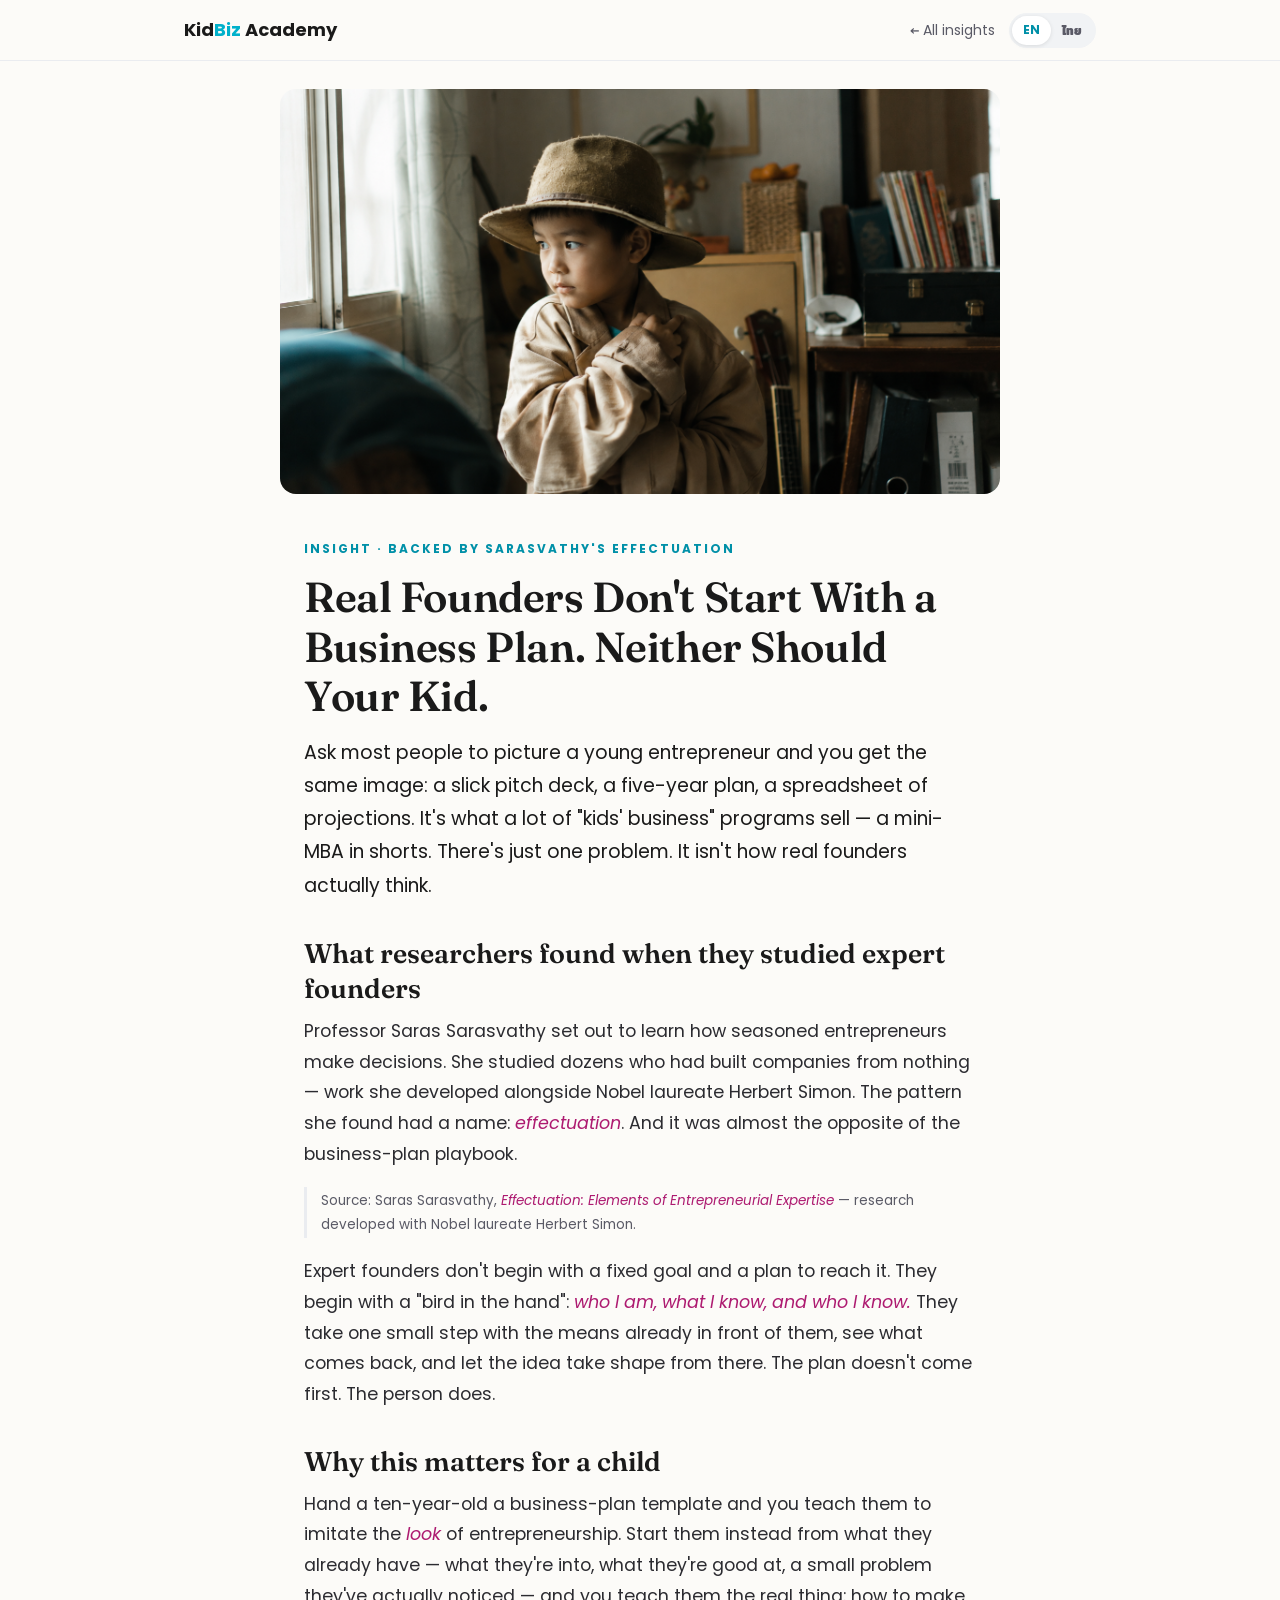
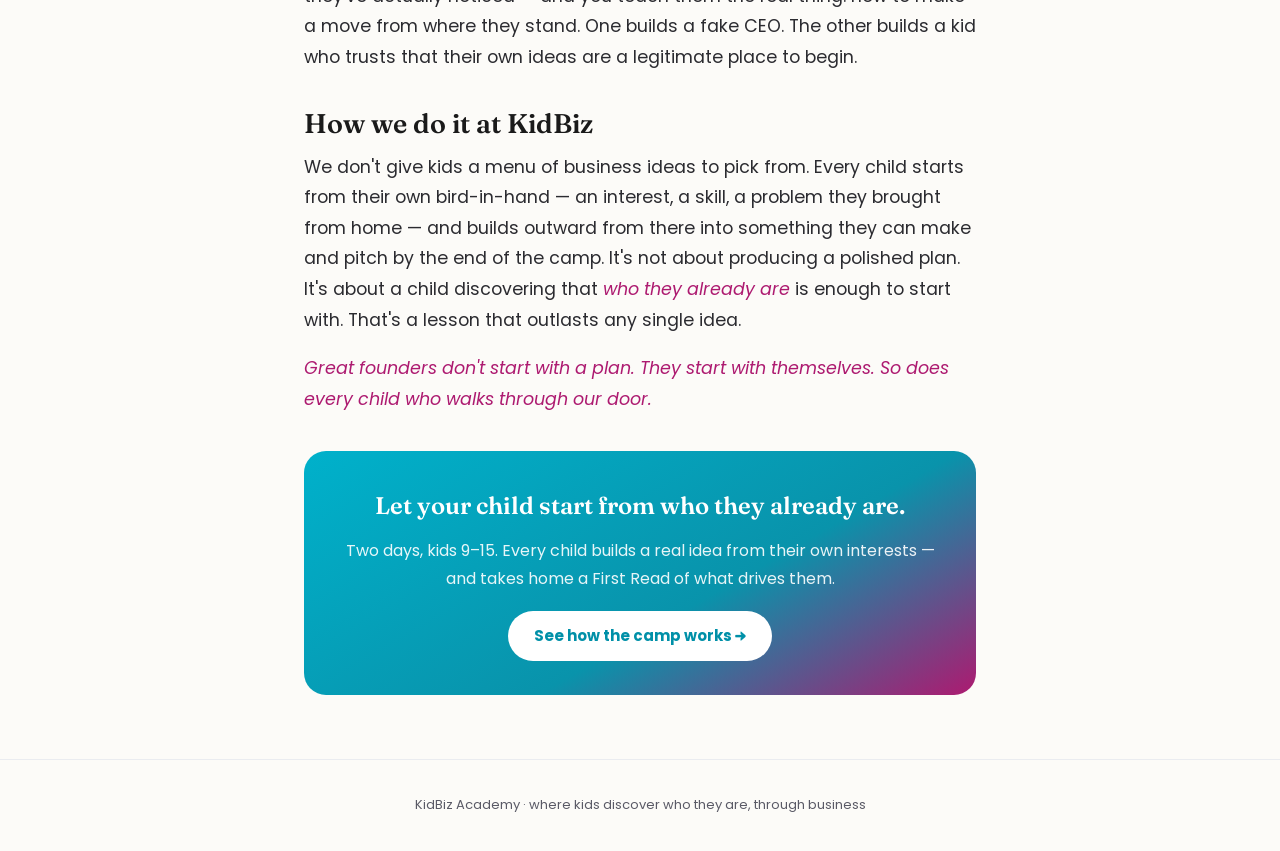
<file: blog/founders-dont-start-with-a-plan.html>
<!DOCTYPE html>
<html lang="en">
<head>
<meta charset="utf-8">
<meta name="viewport" content="width=device-width, initial-scale=1">
<title>Real Founders Don't Start With a Business Plan. Neither Should Your Kid. | KidBiz Academy</title>
<meta name="description" content="We picture entrepreneurship as a plan, a pitch, a spreadsheet. Research on expert founders (Sarasvathy's Effectuation) says the opposite — they start from who they are.">
<link rel="icon" href="data:image/svg+xml,%3Csvg xmlns='http://www.w3.org/2000/svg' viewBox='0 0 64 64'%3E%3Crect width='64' height='64' rx='14' fill='%231A1A1A'/%3E%3Ctext x='32' y='46' font-family='Arial,Helvetica,sans-serif' font-weight='bold' font-size='36' text-anchor='middle' fill='%23ffffff'%3EK%3Ctspan fill='%2300B1CB'%3EB%3C/tspan%3E%3C/text%3E%3C/svg%3E">
<link rel="preconnect" href="https://fonts.googleapis.com">
<link rel="preconnect" href="https://fonts.gstatic.com" crossorigin>
<link href="https://fonts.googleapis.com/css2?family=Poppins:wght@400;500;600;700&family=Mitr:wght@400;500;600&family=Fraunces:ital,wght@0,400;0,500;0,600;1,500&family=Noto+Serif+Thai:wght@500;600&display=swap" rel="stylesheet">
<style>
  :root{--teal:#00B1CB;--teal-d:#0090a8;--magenta:#AD1A70;--ink:#1A1A1A;--zinc:#5A5A66;--line:#EAECF0;--bg:#FCFBF8}
  *{margin:0;padding:0;box-sizing:border-box}
  html{scroll-behavior:smooth}
  body{font-family:'Poppins','Mitr',sans-serif;color:var(--ink);background:var(--bg);line-height:1.75;-webkit-font-smoothing:antialiased}
  body.th{font-family:'Mitr','Poppins',sans-serif}
  a{color:inherit;text-decoration:none}
  img{max-width:100%;display:block}
  .wrap{max-width:720px;margin:0 auto;padding:0 24px}
  nav{border-bottom:1px solid var(--line);background:rgba(252,251,248,.9);backdrop-filter:blur(8px);position:sticky;top:0;z-index:10}
  .nav-in{max-width:960px;margin:0 auto;padding:0 24px;height:60px;display:flex;align-items:center;justify-content:space-between}
  .logo{font-family:'Poppins',sans-serif;font-weight:700;font-size:18px}
  .logo b{color:var(--teal)}
  .nav-right{display:flex;align-items:center;gap:14px}
  .back{font-size:14px;color:var(--zinc)}
  .back:hover{color:var(--teal-d)}
  .lang{display:inline-flex;background:#F1F3F5;border-radius:100px;padding:3px}
  .langbtn{border:none;background:none;font-family:inherit;font-weight:700;font-size:12px;color:var(--zinc);padding:5px 11px;border-radius:100px;cursor:pointer}
  .langbtn.on{background:#fff;color:var(--teal-d);box-shadow:0 1px 4px rgba(0,0,0,.1)}
  .hero-img{display:block;width:min(720px,100% - 48px);margin:28px auto 0;aspect-ratio:16/9;object-fit:cover;background:#ece9e2;border-radius:16px}
  article{padding:44px 0 24px}
  .eyebrow{font-weight:700;font-size:12px;letter-spacing:2px;text-transform:uppercase;color:var(--teal-d);margin-bottom:14px}
  h1{font-family:'Fraunces','Noto Serif Thai',Georgia,serif;font-weight:600;font-size:clamp(30px,4.6vw,42px);line-height:1.18;letter-spacing:-.01em;margin-bottom:14px}
  body.th h1{font-family:'Noto Serif Thai','Fraunces',serif}
  article h2{font-family:'Fraunces','Noto Serif Thai',Georgia,serif;font-weight:600;font-size:clamp(22px,3vw,27px);line-height:1.3;margin:34px 0 10px}
  body.th article h2{font-family:'Noto Serif Thai','Fraunces',serif}
  article p{font-size:17.5px;color:#2b2b30;margin:0 0 18px}
  article em{color:var(--magenta);font-style:italic}
  .lead{font-size:19px;color:var(--ink)}
  .lang-th{display:none}
  body.th .lang-en{display:none}
  body.th .lang-th{display:block}
  .src{font-size:13.5px;color:var(--zinc);border-left:3px solid var(--line);padding:2px 0 2px 14px;margin:0 0 18px}
  .cta{margin:36px 0 10px;background:linear-gradient(150deg,var(--teal),#0993ab 60%,var(--magenta));color:#fff;border-radius:22px;padding:34px 30px;text-align:center}
  .cta h3{font-family:'Fraunces','Noto Serif Thai',serif;font-weight:600;color:#fff;font-size:24px;margin-bottom:10px}
  body.th .cta h3{font-family:'Noto Serif Thai','Fraunces',serif}
  .cta p{color:rgba(255,255,255,.9);font-size:16px;margin-bottom:18px}
  .cta a{display:inline-block;background:#fff;color:var(--teal-d);font-weight:700;padding:12px 26px;border-radius:100px;font-size:15px}
  footer{padding:34px 0;text-align:center;color:var(--zinc);font-size:13px;border-top:1px solid var(--line);margin-top:30px}
</style>
</head>
<body>
<nav><div class="nav-in">
  <a href="../index.html" class="logo">Kid<b>Biz</b> Academy</a>
  <div class="nav-right">
    <a href="index.html" class="back" data-en="← All insights" data-th="← บทความทั้งหมด"></a>
    <div class="lang"><button class="langbtn" data-l="en" onclick="setLang('en')">EN</button><button class="langbtn" data-l="th" onclick="setLang('th')">ไทย</button></div>
  </div>
</div></nav>

<img class="hero-img" src="img/real-founders.png" alt="A young person starting from what's already in their hands" onerror="this.style.display='none'">

<article><div class="wrap">
  <div class="eyebrow" data-en="Insight · Backed by Sarasvathy's Effectuation" data-th="Insight · อ้างอิง Effectuation ของ Sarasvathy"></div>

  <div class="lang-en">
    <h1>Real Founders Don't Start With a Business Plan. Neither Should Your Kid.</h1>
    <p class="lead">Ask most people to picture a young entrepreneur and you get the same image: a slick pitch deck, a five-year plan, a spreadsheet of projections. It's what a lot of "kids' business" programs sell — a mini-MBA in shorts. There's just one problem. It isn't how real founders actually think.</p>
    <h2>What researchers found when they studied expert founders</h2>
    <p>Professor Saras Sarasvathy set out to learn how seasoned entrepreneurs make decisions. She studied dozens who had built companies from nothing — work she developed alongside Nobel laureate Herbert Simon. The pattern she found had a name: <em>effectuation</em>. And it was almost the opposite of the business-plan playbook.</p>
    <div class="src">Source: Saras Sarasvathy, <em>Effectuation: Elements of Entrepreneurial Expertise</em> — research developed with Nobel laureate Herbert Simon.</div>
    <p>Expert founders don't begin with a fixed goal and a plan to reach it. They begin with a "bird in the hand": <em>who I am, what I know, and who I know.</em> They take one small step with the means already in front of them, see what comes back, and let the idea take shape from there. The plan doesn't come first. The person does.</p>
    <h2>Why this matters for a child</h2>
    <p>Hand a ten-year-old a business-plan template and you teach them to imitate the <em>look</em> of entrepreneurship. Start them instead from what they already have — what they're into, what they're good at, a small problem they've actually noticed — and you teach them the real thing: how to make a move from where they stand. One builds a fake CEO. The other builds a kid who trusts that their own ideas are a legitimate place to begin.</p>
    <h2>How we do it at KidBiz</h2>
    <p>We don't give kids a menu of business ideas to pick from. Every child starts from their own bird-in-hand — an interest, a skill, a problem they brought from home — and builds outward from there into something they can make and pitch by the end of the camp. It's not about producing a polished plan. It's about a child discovering that <em>who they already are</em> is enough to start with. That's a lesson that outlasts any single idea.</p>
    <p><em>Great founders don't start with a plan. They start with themselves. So does every child who walks through our door.</em></p>
  </div>

  <div class="lang-th">
    <h1>สตาร์ทอัพตัวจริงไม่ได้เริ่มจากแผนธุรกิจ แล้วลูกก็ไม่ควรเริ่มจากมันเหมือนกัน</h1>
    <p class="lead">ลองให้คนส่วนใหญ่นึกภาพเด็กที่เป็นผู้ประกอบการ คุณจะได้ภาพเดิม ๆ: สไลด์พิตช์เนี้ยบ ๆ แผน 5 ปี ตารางตัวเลขประมาณการ นี่คือสิ่งที่โปรแกรม "ธุรกิจเด็ก" หลายที่ขาย — MBA จิ๋วใส่กางเกงขาสั้น แต่มีปัญหาอยู่ข้อเดียว มันไม่ใช่วิธีคิดของผู้ก่อตั้งตัวจริง</p>
    <h2>สิ่งที่นักวิจัยพบเมื่อไปศึกษาผู้ก่อตั้งระดับเชี่ยวชาญ</h2>
    <p>ศาสตราจารย์ Saras Sarasvathy ตั้งใจศึกษาว่าผู้ประกอบการมากประสบการณ์ตัดสินใจกันยังไง เธอศึกษาผู้ก่อตั้งหลายสิบคนที่สร้างบริษัทจากศูนย์ — งานที่เธอพัฒนาร่วมกับ Herbert Simon เจ้าของรางวัลโนเบล แพตเทิร์นที่เธอเจอมีชื่อว่า <em>effectuation</em> และมันแทบตรงข้ามกับตำราแผนธุรกิจเลย</p>
    <div class="src">ที่มา: Saras Sarasvathy, <em>Effectuation: Elements of Entrepreneurial Expertise</em> — งานวิจัยที่พัฒนาร่วมกับ Herbert Simon เจ้าของรางวัลโนเบล</div>
    <p>ผู้ก่อตั้งตัวจริงไม่ได้เริ่มจากเป้าหมายตายตัวแล้ววางแผนไปให้ถึง เขาเริ่มจาก "นกในมือ": <em>ฉันเป็นใคร ฉันรู้อะไร ฉันรู้จักใคร</em> ก้าวเล็ก ๆ ด้วยสิ่งที่มีอยู่ตรงหน้า ดูว่าอะไรสะท้อนกลับมา แล้วปล่อยให้ไอเดียก่อรูปจากตรงนั้น แผนไม่ได้มาก่อน — คนมาก่อน</p>
    <h2>ทำไมเรื่องนี้ถึงสำคัญกับเด็ก</h2>
    <p>ยื่นเทมเพลตแผนธุรกิจให้เด็ก 10 ขวบ คุณกำลังสอนให้เขาเลียนแบบ <em>หน้าตา</em> ของการเป็นผู้ประกอบการ แต่ถ้าให้เขาเริ่มจากสิ่งที่มีอยู่แล้ว — สิ่งที่เขาอิน สิ่งที่เขาเก่ง ปัญหาเล็ก ๆ ที่เขาสังเกตเห็นจริง ๆ — คุณกำลังสอนของจริง: วิธีขยับจากจุดที่ตัวเองยืนอยู่ อย่างแรกสร้างซีอีโอปลอม ๆ อย่างหลังสร้างเด็กที่เชื่อว่าไอเดียของตัวเองเป็นจุดเริ่มที่ชอบธรรม</p>
    <h2>ที่ KidBiz เราทำยังไง</h2>
    <p>เราไม่ยื่นเมนูไอเดียธุรกิจให้เด็กเลือก เด็กทุกคนเริ่มจาก "นกในมือ" ของตัวเอง — ความสนใจ ทักษะ หรือปัญหาที่เอามาจากบ้าน — แล้วต่อยอดออกไปเป็นสิ่งที่เขาลงมือทำและพิตช์ได้ตอนจบค่าย มันไม่ได้เกี่ยวกับการปั้นแผนให้เงางาม แต่เกี่ยวกับการที่เด็กคนหนึ่งค้นพบว่า <em>ตัวตนที่เขาเป็นอยู่แล้ว</em> เพียงพอที่จะเริ่ม นั่นคือบทเรียนที่อยู่ทนกว่าไอเดียใด ๆ</p>
    <p><em>ผู้ก่อตั้งเก่ง ๆ ไม่ได้เริ่มจากแผน เขาเริ่มจากตัวเอง เด็กทุกคนที่เดินเข้าประตูเราก็เหมือนกัน</em></p>
  </div>

  <div class="cta">
    <h3 data-en="Let your child start from who they already are." data-th="ให้ลูกได้เริ่มจากตัวตนที่เขาเป็นอยู่แล้ว"></h3>
    <p data-en="Two days, kids 9–15. Every child builds a real idea from their own interests — and takes home a First Read of what drives them." data-th="2 วัน เด็ก 9–15 ปี ทุกคนสร้างไอเดียจริงจากความสนใจของตัวเอง แล้วรับ First Read กลับบ้าน"></p>
    <a href="../index.html" data-en="See how the camp works →" data-th="ดูว่าค่ายเป็นยังไง →"></a>
  </div>
</div></article>

<footer><div class="wrap" data-en="KidBiz Academy · where kids discover who they are, through business" data-th="KidBiz Academy · ค่ายค้นหาตัวตน ผ่านโลกธุรกิจ"></div></footer>
<script>
  function setLang(l){ if(l!=='th')l='en'; document.documentElement.lang=l; document.body.classList.toggle('th',l==='th');
    document.querySelectorAll('[data-en]').forEach(function(el){var v=el.getAttribute('data-'+l); if(v!==null)el.innerHTML=v;});
    document.querySelectorAll('.langbtn').forEach(function(b){b.classList.toggle('on',b.dataset.l===l);});
    try{localStorage.setItem('kidbiz_lang',l);}catch(e){} }
  setLang((function(){try{return localStorage.getItem('kidbiz_lang');}catch(e){return null;}})()||'en');
</script>
</body>
</html>
</file>
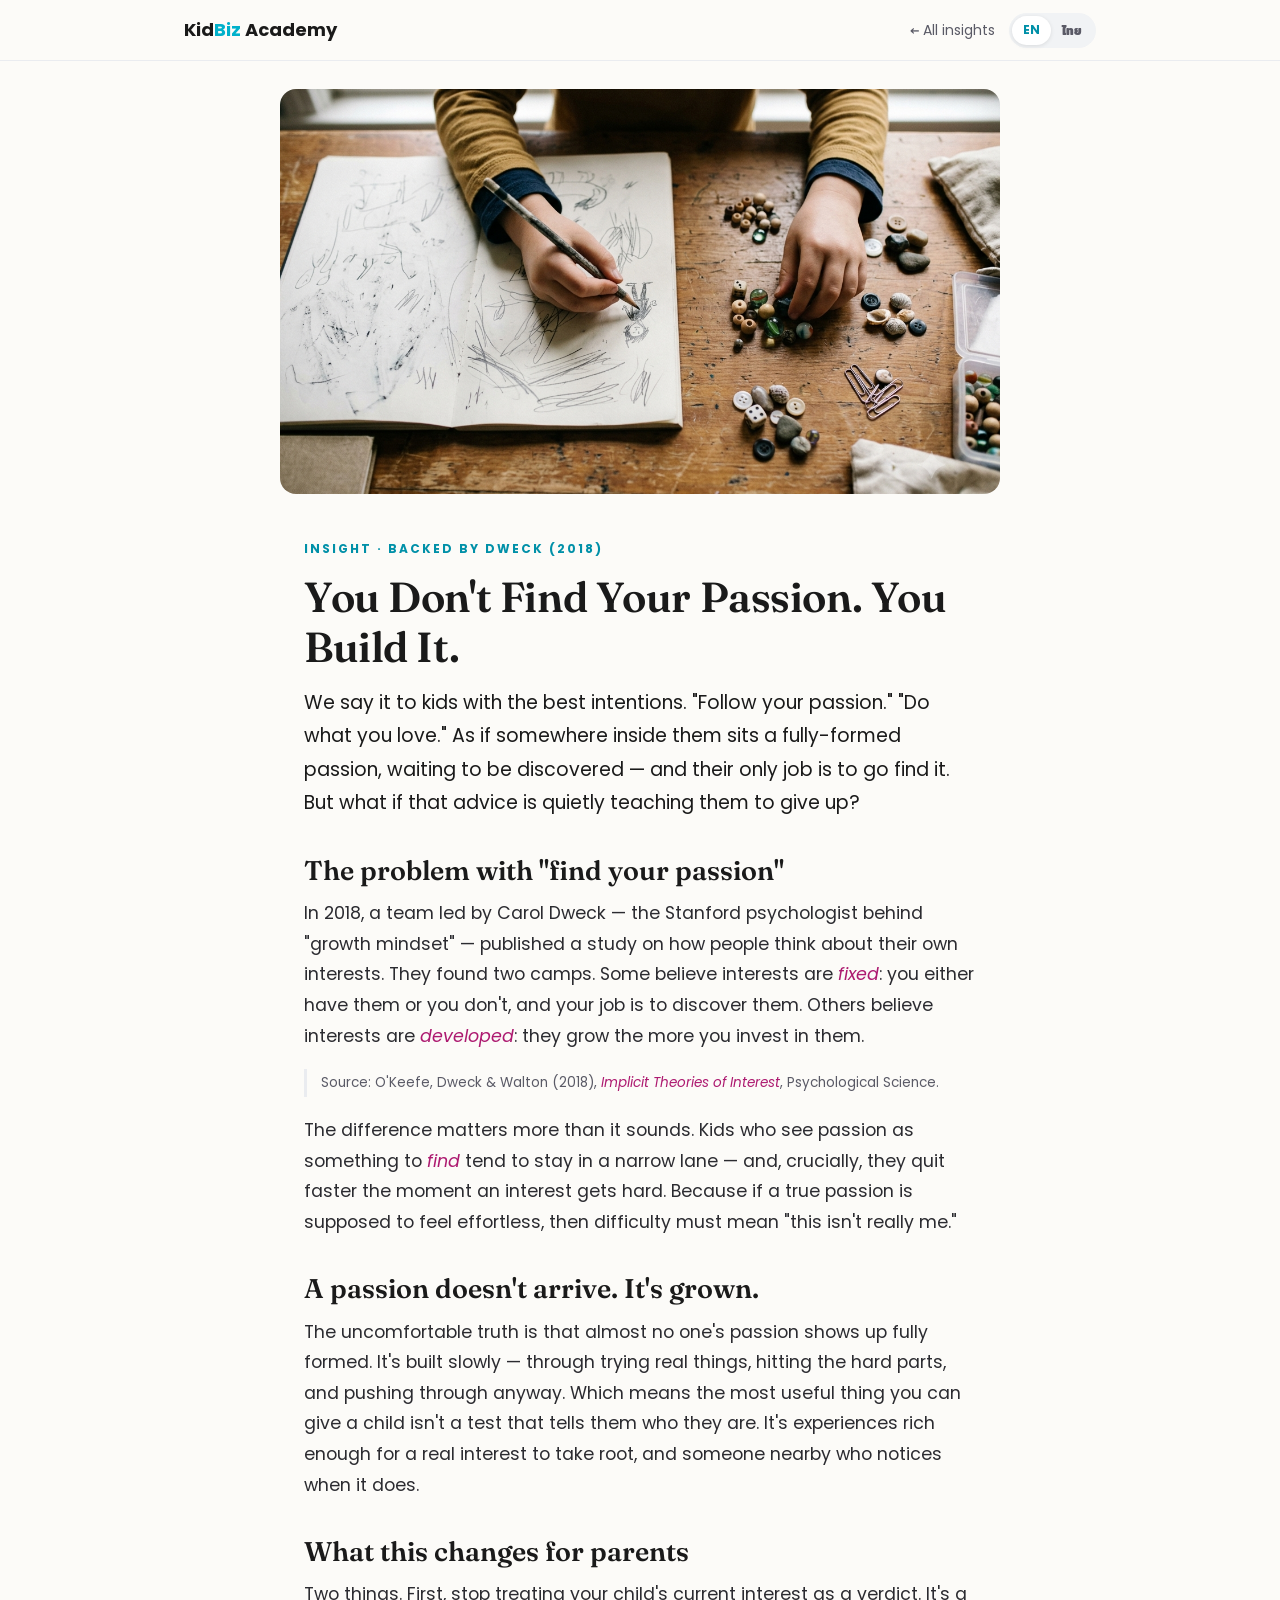
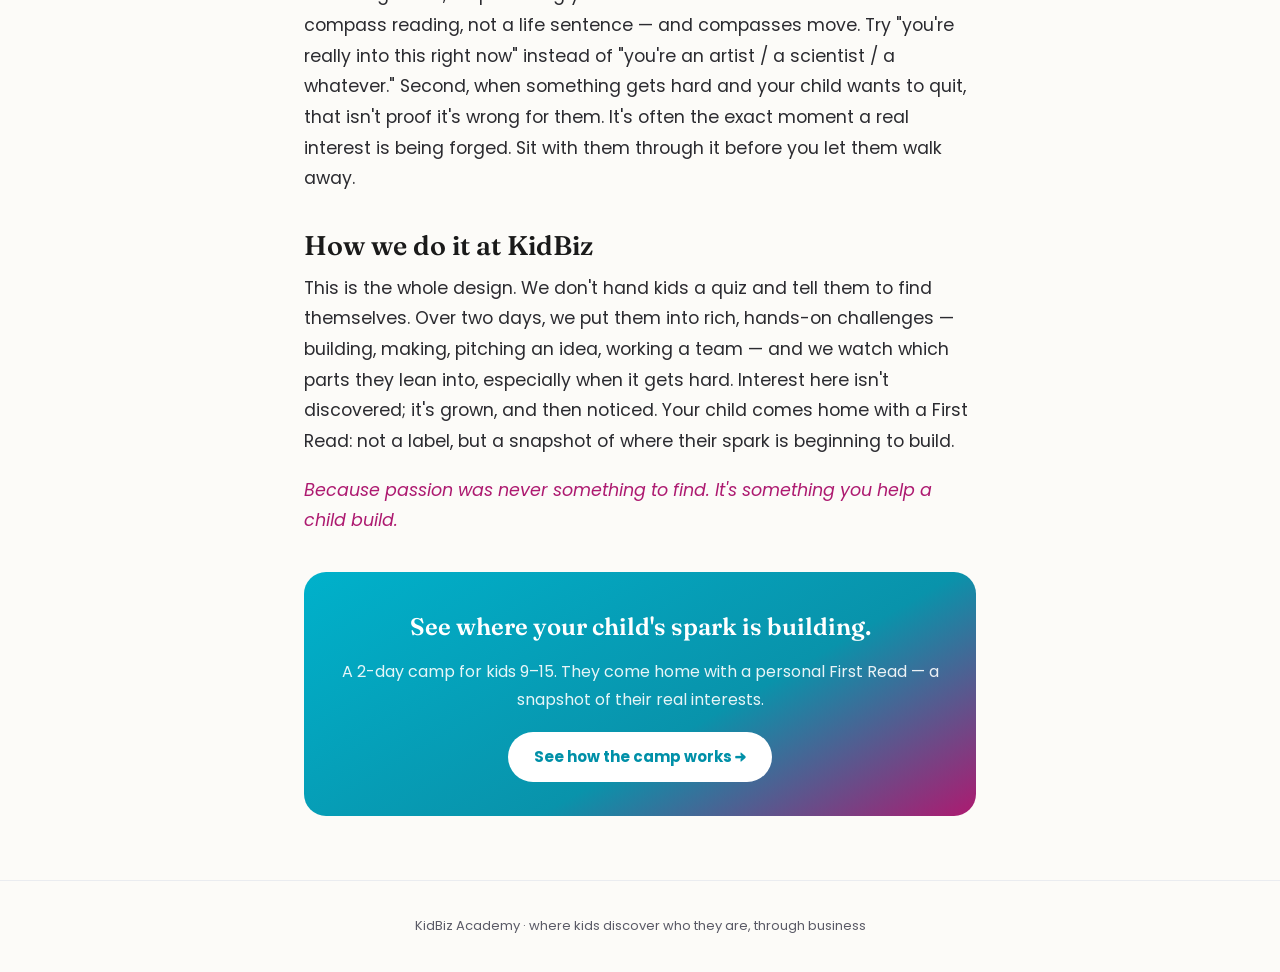
<file: blog/passion-is-built.html>
<!DOCTYPE html>
<html lang="en">
<head>
<meta charset="utf-8">
<meta name="viewport" content="width=device-width, initial-scale=1">
<title>You Don't Find Your Passion. You Build It. | KidBiz Academy</title>
<meta name="description" content="Telling kids to 'follow your passion' can backfire. Stanford research (Dweck, 2018) shows passion is built, not found — here's what that means for parents.">
<link rel="icon" href="data:image/svg+xml,%3Csvg xmlns='http://www.w3.org/2000/svg' viewBox='0 0 64 64'%3E%3Crect width='64' height='64' rx='14' fill='%231A1A1A'/%3E%3Ctext x='32' y='46' font-family='Arial,Helvetica,sans-serif' font-weight='bold' font-size='36' text-anchor='middle' fill='%23ffffff'%3EK%3Ctspan fill='%2300B1CB'%3EB%3C/tspan%3E%3C/text%3E%3C/svg%3E">
<link rel="preconnect" href="https://fonts.googleapis.com">
<link rel="preconnect" href="https://fonts.gstatic.com" crossorigin>
<link href="https://fonts.googleapis.com/css2?family=Poppins:wght@400;500;600;700&family=Mitr:wght@400;500;600&family=Fraunces:ital,wght@0,400;0,500;0,600;1,500&family=Noto+Serif+Thai:wght@500;600&display=swap" rel="stylesheet">
<style>
  :root{--teal:#00B1CB;--teal-d:#0090a8;--magenta:#AD1A70;--ink:#1A1A1A;--zinc:#5A5A66;--line:#EAECF0;--bg:#FCFBF8}
  *{margin:0;padding:0;box-sizing:border-box}
  html{scroll-behavior:smooth}
  body{font-family:'Poppins','Mitr',sans-serif;color:var(--ink);background:var(--bg);line-height:1.75;-webkit-font-smoothing:antialiased}
  body.th{font-family:'Mitr','Poppins',sans-serif}
  a{color:inherit;text-decoration:none}
  img{max-width:100%;display:block}
  .wrap{max-width:720px;margin:0 auto;padding:0 24px}
  nav{border-bottom:1px solid var(--line);background:rgba(252,251,248,.9);backdrop-filter:blur(8px);position:sticky;top:0;z-index:10}
  .nav-in{max-width:960px;margin:0 auto;padding:0 24px;height:60px;display:flex;align-items:center;justify-content:space-between}
  .logo{font-family:'Poppins',sans-serif;font-weight:700;font-size:18px}
  .logo b{color:var(--teal)}
  .nav-right{display:flex;align-items:center;gap:14px}
  .back{font-size:14px;color:var(--zinc)}
  .back:hover{color:var(--teal-d)}
  .lang{display:inline-flex;background:#F1F3F5;border-radius:100px;padding:3px}
  .langbtn{border:none;background:none;font-family:inherit;font-weight:700;font-size:12px;color:var(--zinc);padding:5px 11px;border-radius:100px;cursor:pointer}
  .langbtn.on{background:#fff;color:var(--teal-d);box-shadow:0 1px 4px rgba(0,0,0,.1)}
  .hero-img{display:block;width:min(720px,100% - 48px);margin:28px auto 0;aspect-ratio:16/9;object-fit:cover;background:#ece9e2;border-radius:16px}
  article{padding:44px 0 24px}
  .eyebrow{font-weight:700;font-size:12px;letter-spacing:2px;text-transform:uppercase;color:var(--teal-d);margin-bottom:14px}
  h1{font-family:'Fraunces','Noto Serif Thai',Georgia,serif;font-weight:600;font-size:clamp(30px,4.6vw,42px);line-height:1.18;letter-spacing:-.01em;margin-bottom:14px}
  body.th h1{font-family:'Noto Serif Thai','Fraunces',serif}
  article h2{font-family:'Fraunces','Noto Serif Thai',Georgia,serif;font-weight:600;font-size:clamp(22px,3vw,27px);line-height:1.3;margin:34px 0 10px}
  body.th article h2{font-family:'Noto Serif Thai','Fraunces',serif}
  article p{font-size:17.5px;color:#2b2b30;margin:0 0 18px}
  article em{color:var(--magenta);font-style:italic}
  .lead{font-size:19px;color:var(--ink)}
  .lang-th{display:none}
  body.th .lang-en{display:none}
  body.th .lang-th{display:block}
  .src{font-size:13.5px;color:var(--zinc);border-left:3px solid var(--line);padding:2px 0 2px 14px;margin:0 0 18px}
  .cta{margin:36px 0 10px;background:linear-gradient(150deg,var(--teal),#0993ab 60%,var(--magenta));color:#fff;border-radius:22px;padding:34px 30px;text-align:center}
  .cta h3{font-family:'Fraunces','Noto Serif Thai',serif;font-weight:600;color:#fff;font-size:24px;margin-bottom:10px}
  body.th .cta h3{font-family:'Noto Serif Thai','Fraunces',serif}
  .cta p{color:rgba(255,255,255,.9);font-size:16px;margin-bottom:18px}
  .cta a{display:inline-block;background:#fff;color:var(--teal-d);font-weight:700;padding:12px 26px;border-radius:100px;font-size:15px}
  footer{padding:34px 0;text-align:center;color:var(--zinc);font-size:13px;border-top:1px solid var(--line);margin-top:30px}
</style>
</head>
<body>
<nav><div class="nav-in">
  <a href="../index.html" class="logo">Kid<b>Biz</b> Academy</a>
  <div class="nav-right">
    <a href="index.html" class="back" data-en="← All insights" data-th="← บทความทั้งหมด"></a>
    <div class="lang"><button class="langbtn" data-l="en" onclick="setLang('en')">EN</button><button class="langbtn" data-l="th" onclick="setLang('th')">ไทย</button></div>
  </div>
</div></nav>

<img class="hero-img" src="img/passion-is-built.png" alt="A child building something with their hands" onerror="this.style.display='none'">

<article><div class="wrap">
  <div class="eyebrow" data-en="Insight · Backed by Dweck (2018)" data-th="Insight · อ้างอิง Dweck (2018)"></div>

  <div class="lang-en">
    <h1>You Don't Find Your Passion. You Build It.</h1>
    <p class="lead">We say it to kids with the best intentions. "Follow your passion." "Do what you love." As if somewhere inside them sits a fully-formed passion, waiting to be discovered — and their only job is to go find it. But what if that advice is quietly teaching them to give up?</p>
    <h2>The problem with "find your passion"</h2>
    <p>In 2018, a team led by Carol Dweck — the Stanford psychologist behind "growth mindset" — published a study on how people think about their own interests. They found two camps. Some believe interests are <em>fixed</em>: you either have them or you don't, and your job is to discover them. Others believe interests are <em>developed</em>: they grow the more you invest in them.</p>
    <div class="src">Source: O'Keefe, Dweck &amp; Walton (2018), <em>Implicit Theories of Interest</em>, Psychological Science.</div>
    <p>The difference matters more than it sounds. Kids who see passion as something to <em>find</em> tend to stay in a narrow lane — and, crucially, they quit faster the moment an interest gets hard. Because if a true passion is supposed to feel effortless, then difficulty must mean "this isn't really me."</p>
    <h2>A passion doesn't arrive. It's grown.</h2>
    <p>The uncomfortable truth is that almost no one's passion shows up fully formed. It's built slowly — through trying real things, hitting the hard parts, and pushing through anyway. Which means the most useful thing you can give a child isn't a test that tells them who they are. It's experiences rich enough for a real interest to take root, and someone nearby who notices when it does.</p>
    <h2>What this changes for parents</h2>
    <p>Two things. First, stop treating your child's current interest as a verdict. It's a compass reading, not a life sentence — and compasses move. Try "you're really into this right now" instead of "you're an artist / a scientist / a whatever." Second, when something gets hard and your child wants to quit, that isn't proof it's wrong for them. It's often the exact moment a real interest is being forged. Sit with them through it before you let them walk away.</p>
    <h2>How we do it at KidBiz</h2>
    <p>This is the whole design. We don't hand kids a quiz and tell them to find themselves. Over two days, we put them into rich, hands-on challenges — building, making, pitching an idea, working a team — and we watch which parts they lean into, especially when it gets hard. Interest here isn't discovered; it's grown, and then noticed. Your child comes home with a First Read: not a label, but a snapshot of where their spark is beginning to build.</p>
    <p><em>Because passion was never something to find. It's something you help a child build.</em></p>
  </div>

  <div class="lang-th">
    <h1>แพสชันไม่ได้มีรอให้เจอ — มันถูกสร้างขึ้น</h1>
    <p class="lead">เราพูดกับลูกด้วยความหวังดี "ทำตามแพสชันสิ" "ทำในสิ่งที่รัก" ราวกับว่าลึกๆ ในตัวเขามีแพสชันที่ก่อตัวสมบูรณ์แล้ว รออยู่ให้ค้นเจอ และหน้าที่เดียวของเขาคือไป "หา" มันให้เจอ แต่ถ้าคำแนะนำนี้กำลังค่อยๆ สอนให้ลูกยอมแพ้ง่ายขึ้นล่ะ?</p>
    <h2>ปัญหาของคำว่า "หาแพสชันให้เจอ"</h2>
    <p>ปี 2018 ทีมวิจัยนำโดย Carol Dweck — นักจิตวิทยา Stanford เจ้าของแนวคิด growth mindset — ตีพิมพ์งานเรื่องวิธีที่คนมองความสนใจของตัวเอง พบว่ามี 2 กลุ่ม กลุ่มหนึ่งเชื่อว่าความสนใจ <em>ตายตัว</em> — มีก็มี ไม่มีก็ไม่มี หน้าที่คือไปค้นให้เจอ อีกกลุ่มเชื่อว่าความสนใจ <em>พัฒนาได้</em> — ยิ่งลงแรงยิ่งงอกงาม</p>
    <div class="src">ที่มา: O'Keefe, Dweck &amp; Walton (2018), <em>Implicit Theories of Interest</em>, Psychological Science.</div>
    <p>ความต่างนี้สำคัญกว่าที่ฟัง เพราะเด็กที่มองว่าแพสชันคือของที่ต้อง "หาเจอ" มักอยู่ในกรอบแคบ และ — สำคัญที่สุด — ยอมแพ้เร็วกว่าทันทีที่มันเริ่มยาก เพราะถ้าแพสชันแท้ควรจะรู้สึกง่ายดาย ความยากก็แปลว่า "นี่คงไม่ใช่ตัวเรา"</p>
    <h2>แพสชันไม่ได้มาสำเร็จรูป — มันถูกบ่มเพาะ</h2>
    <p>ความจริงที่ไม่ค่อยมีใครพูดคือ แทบไม่มีใครมีแพสชันที่โผล่มาสมบูรณ์ตั้งแต่แรก มันถูกสร้างขึ้นช้าๆ ผ่านการได้ลองของจริง เจอจุดยาก แล้วดันต่อไป แปลว่าสิ่งที่มีประโยชน์ที่สุดที่คุณให้ลูกได้ ไม่ใช่แบบทดสอบที่บอกว่าเขาเป็นใคร แต่คือประสบการณ์ที่รวยพอให้ความสนใจจริงหยั่งราก และมีคนอยู่ข้างๆ ที่สังเกตเห็นตอนมันเกิด</p>
    <h2>สิ่งนี้เปลี่ยนอะไรสำหรับพ่อแม่</h2>
    <p>สองอย่าง หนึ่ง เลิกมองความสนใจตอนนี้ของลูกเป็นคำตัดสิน มันคือค่าเข็มทิศ ไม่ใช่คำพิพากษาชีวิต และเข็มทิศขยับได้ ลองพูดว่า "ช่วงนี้หนูอินกับอันนี้จัง" แทน "ลูกเป็นศิลปิน / นักวิทย์ / อะไรก็ตาม" สอง เวลาอะไรเริ่มยากแล้วลูกอยากเลิก นั่นไม่ใช่หลักฐานว่ามันไม่ใช่สำหรับเขา บ่อยครั้งมันคือช่วงที่ความสนใจจริงกำลังถูกหลอมพอดี อยู่กับเขาให้ผ่านจุดนั้นก่อนจะปล่อยให้เดินจากไป</p>
    <h2>ที่ KidBiz เราทำยังไง</h2>
    <p>นี่คือหัวใจการออกแบบ เราไม่ยื่นแบบทดสอบให้เด็กแล้วบอกให้ไปหาตัวเอง ตลอด 2 วัน เราวางเขาไว้ในโจทย์ลงมือทำที่รวย — สร้าง ทำ พิตช์ไอเดีย ทำงานเป็นทีม — แล้วดูว่าเขาโน้มเข้าหาส่วนไหน โดยเฉพาะตอนมันยาก ความสนใจที่นี่ไม่ได้ถูก "ค้นเจอ" แต่ถูกบ่มแล้วสังเกตเห็น ลูกกลับบ้านพร้อม First Read ไม่ใช่ป้ายตีตรา แต่เป็นภาพว่าประกายของเขากำลังก่อตัวตรงไหน</p>
    <p><em>เพราะแพสชันไม่เคยเป็นของที่ต้องไปหา มันคือสิ่งที่คุณช่วยให้ลูกสร้างขึ้น</em></p>
  </div>

  <div class="cta">
    <h3 data-en="See where your child's spark is building." data-th="มาดูว่าประกายของลูกกำลังก่อตัวตรงไหน"></h3>
    <p data-en="A 2-day camp for kids 9–15. They come home with a personal First Read — a snapshot of their real interests." data-th="ค่าย 2 วัน สำหรับเด็ก 9–15 ปี ลูกกลับบ้านพร้อม First Read เฉพาะตัว ภาพความสนใจจริงของเขา"></p>
    <a href="../index.html" data-en="See how the camp works →" data-th="ดูว่าค่ายเป็นยังไง →"></a>
  </div>
</div></article>

<footer><div class="wrap" data-en="KidBiz Academy · where kids discover who they are, through business" data-th="KidBiz Academy · ค่ายค้นหาตัวตน ผ่านโลกธุรกิจ"></div></footer>
<script>
  function setLang(l){ if(l!=='th')l='en'; document.documentElement.lang=l; document.body.classList.toggle('th',l==='th');
    document.querySelectorAll('[data-en]').forEach(function(el){var v=el.getAttribute('data-'+l); if(v!==null)el.innerHTML=v;});
    document.querySelectorAll('.langbtn').forEach(function(b){b.classList.toggle('on',b.dataset.l===l);});
    try{localStorage.setItem('kidbiz_lang',l);}catch(e){} }
  setLang((function(){try{return localStorage.getItem('kidbiz_lang');}catch(e){return null;}})()||'en');
</script>
</body>
</html>
</file>
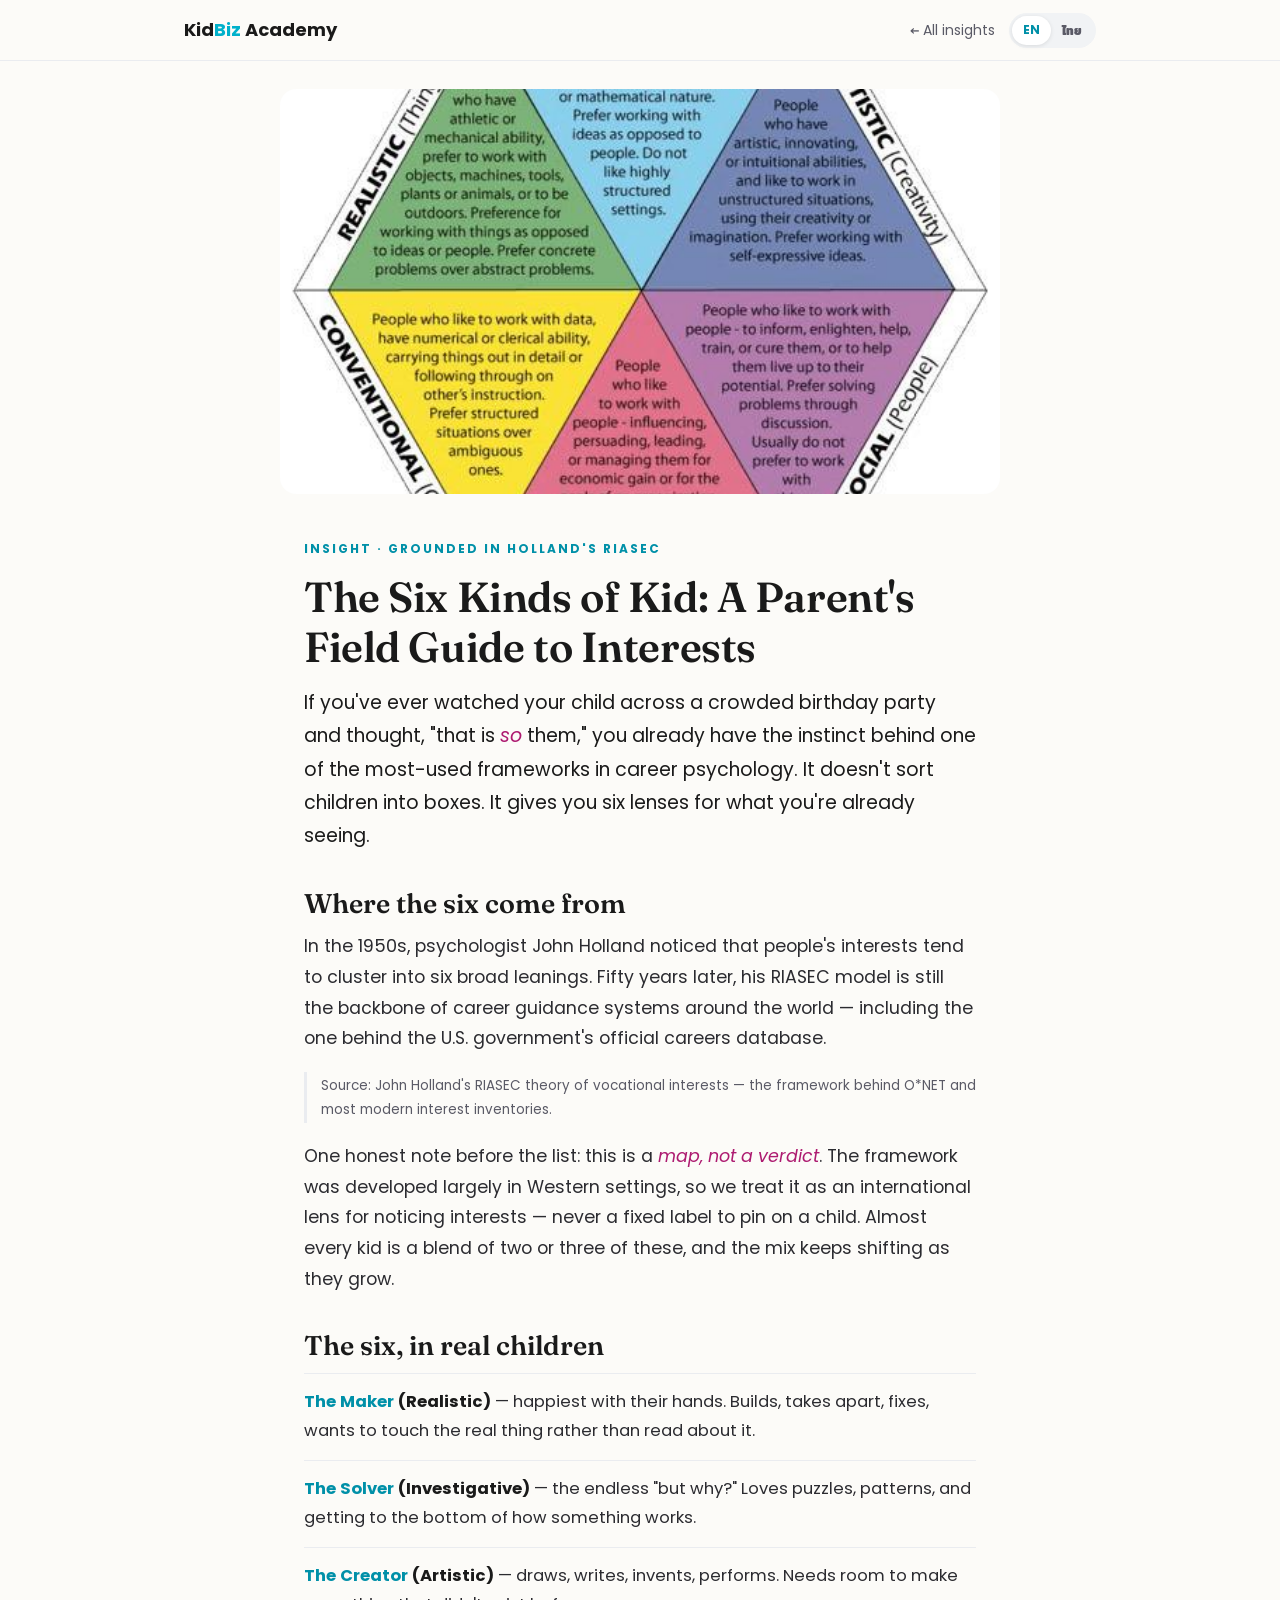
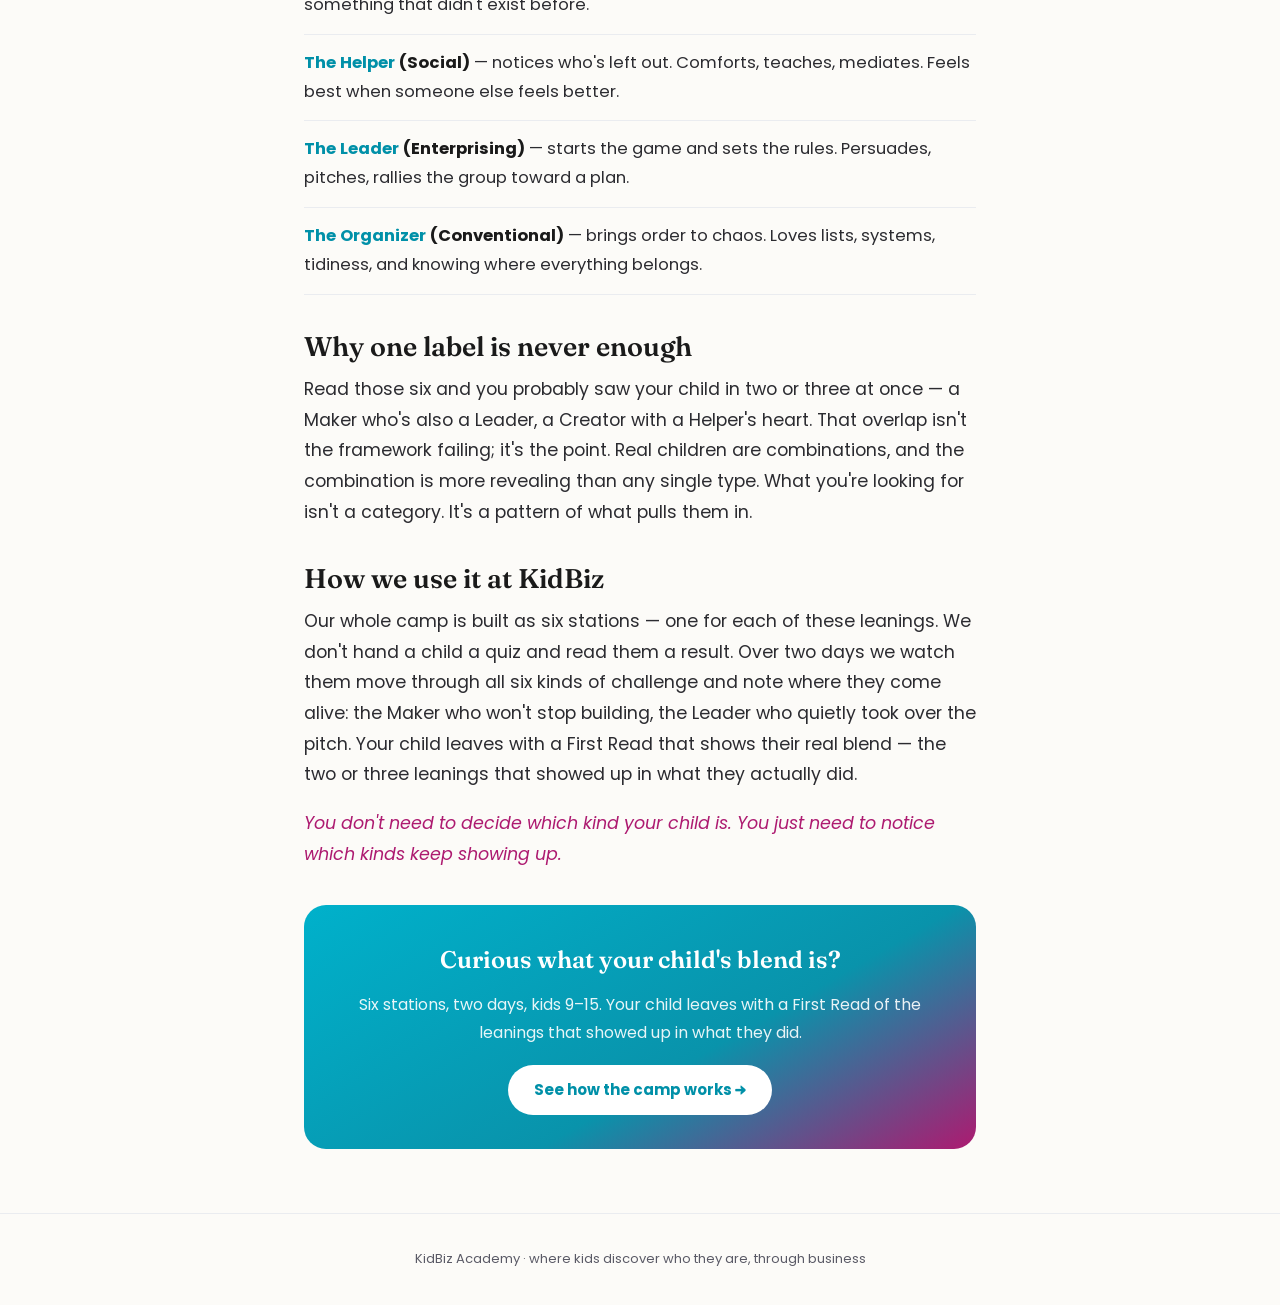
<file: blog/six-kinds-of-kid-riasec.html>
<!DOCTYPE html>
<html lang="en">
<head>
<meta charset="utf-8">
<meta name="viewport" content="width=device-width, initial-scale=1">
<title>The Six Kinds of Kid: A Parent's Field Guide to Interests (RIASEC) | KidBiz Academy</title>
<meta name="description" content="Maker, solver, creator, helper, leader, organizer. A parent's field guide to the six interest types (Holland's RIASEC) — how to spot each one in your own child.">
<link rel="icon" href="data:image/svg+xml,%3Csvg xmlns='http://www.w3.org/2000/svg' viewBox='0 0 64 64'%3E%3Crect width='64' height='64' rx='14' fill='%231A1A1A'/%3E%3Ctext x='32' y='46' font-family='Arial,Helvetica,sans-serif' font-weight='bold' font-size='36' text-anchor='middle' fill='%23ffffff'%3EK%3Ctspan fill='%2300B1CB'%3EB%3C/tspan%3E%3C/text%3E%3C/svg%3E">
<link rel="preconnect" href="https://fonts.googleapis.com">
<link rel="preconnect" href="https://fonts.gstatic.com" crossorigin>
<link href="https://fonts.googleapis.com/css2?family=Poppins:wght@400;500;600;700&family=Mitr:wght@400;500;600&family=Fraunces:ital,wght@0,400;0,500;0,600;1,500&family=Noto+Serif+Thai:wght@500;600&display=swap" rel="stylesheet">
<style>
  :root{--teal:#00B1CB;--teal-d:#0090a8;--magenta:#AD1A70;--ink:#1A1A1A;--zinc:#5A5A66;--line:#EAECF0;--bg:#FCFBF8}
  *{margin:0;padding:0;box-sizing:border-box}
  html{scroll-behavior:smooth}
  body{font-family:'Poppins','Mitr',sans-serif;color:var(--ink);background:var(--bg);line-height:1.75;-webkit-font-smoothing:antialiased}
  body.th{font-family:'Mitr','Poppins',sans-serif}
  a{color:inherit;text-decoration:none}
  img{max-width:100%;display:block}
  .wrap{max-width:720px;margin:0 auto;padding:0 24px}
  nav{border-bottom:1px solid var(--line);background:rgba(252,251,248,.9);backdrop-filter:blur(8px);position:sticky;top:0;z-index:10}
  .nav-in{max-width:960px;margin:0 auto;padding:0 24px;height:60px;display:flex;align-items:center;justify-content:space-between}
  .logo{font-family:'Poppins',sans-serif;font-weight:700;font-size:18px}
  .logo b{color:var(--teal)}
  .nav-right{display:flex;align-items:center;gap:14px}
  .back{font-size:14px;color:var(--zinc)}
  .back:hover{color:var(--teal-d)}
  .lang{display:inline-flex;background:#F1F3F5;border-radius:100px;padding:3px}
  .langbtn{border:none;background:none;font-family:inherit;font-weight:700;font-size:12px;color:var(--zinc);padding:5px 11px;border-radius:100px;cursor:pointer}
  .langbtn.on{background:#fff;color:var(--teal-d);box-shadow:0 1px 4px rgba(0,0,0,.1)}
  .hero-img{display:block;width:min(720px,100% - 48px);margin:28px auto 0;aspect-ratio:16/9;object-fit:cover;background:#ece9e2;border-radius:16px}
  article{padding:44px 0 24px}
  .eyebrow{font-weight:700;font-size:12px;letter-spacing:2px;text-transform:uppercase;color:var(--teal-d);margin-bottom:14px}
  h1{font-family:'Fraunces','Noto Serif Thai',Georgia,serif;font-weight:600;font-size:clamp(30px,4.6vw,42px);line-height:1.18;letter-spacing:-.01em;margin-bottom:14px}
  body.th h1{font-family:'Noto Serif Thai','Fraunces',serif}
  article h2{font-family:'Fraunces','Noto Serif Thai',Georgia,serif;font-weight:600;font-size:clamp(22px,3vw,27px);line-height:1.3;margin:34px 0 10px}
  body.th article h2{font-family:'Noto Serif Thai','Fraunces',serif}
  article p{font-size:17.5px;color:#2b2b30;margin:0 0 18px}
  article em{color:var(--magenta);font-style:italic}
  .lead{font-size:19px;color:var(--ink)}
  .lang-th{display:none}
  body.th .lang-en{display:none}
  body.th .lang-th{display:block}
  .src{font-size:13.5px;color:var(--zinc);border-left:3px solid var(--line);padding:2px 0 2px 14px;margin:0 0 18px}
  .field{list-style:none;margin:8px 0 20px;border-top:1px solid var(--line)}
  .field li{padding:14px 0;border-bottom:1px solid var(--line);font-size:16.5px;color:#2b2b30}
  .field .t{color:var(--teal-d);font-weight:700}
  .field b{color:var(--ink)}
  .cta{margin:36px 0 10px;background:linear-gradient(150deg,var(--teal),#0993ab 60%,var(--magenta));color:#fff;border-radius:22px;padding:34px 30px;text-align:center}
  .cta h3{font-family:'Fraunces','Noto Serif Thai',serif;font-weight:600;color:#fff;font-size:24px;margin-bottom:10px}
  body.th .cta h3{font-family:'Noto Serif Thai','Fraunces',serif}
  .cta p{color:rgba(255,255,255,.9);font-size:16px;margin-bottom:18px}
  .cta a{display:inline-block;background:#fff;color:var(--teal-d);font-weight:700;padding:12px 26px;border-radius:100px;font-size:15px}
  footer{padding:34px 0;text-align:center;color:var(--zinc);font-size:13px;border-top:1px solid var(--line);margin-top:30px}
</style>
</head>
<body>
<nav><div class="nav-in">
  <a href="../index.html" class="logo">Kid<b>Biz</b> Academy</a>
  <div class="nav-right">
    <a href="index.html" class="back" data-en="← All insights" data-th="← บทความทั้งหมด"></a>
    <div class="lang"><button class="langbtn" data-l="en" onclick="setLang('en')">EN</button><button class="langbtn" data-l="th" onclick="setLang('th')">ไทย</button></div>
  </div>
</div></nav>

<img class="hero-img" src="img/six-kinds.jpg" alt="Six different children, each absorbed in a different activity" onerror="this.style.display='none'">

<article><div class="wrap">
  <div class="eyebrow" data-en="Insight · Grounded in Holland's RIASEC" data-th="Insight · อิงกรอบ RIASEC ของ Holland"></div>

  <div class="lang-en">
    <h1>The Six Kinds of Kid: A Parent's Field Guide to Interests</h1>
    <p class="lead">If you've ever watched your child across a crowded birthday party and thought, "that is <em>so</em> them," you already have the instinct behind one of the most-used frameworks in career psychology. It doesn't sort children into boxes. It gives you six lenses for what you're already seeing.</p>
    <h2>Where the six come from</h2>
    <p>In the 1950s, psychologist John Holland noticed that people's interests tend to cluster into six broad leanings. Fifty years later, his RIASEC model is still the backbone of career guidance systems around the world — including the one behind the U.S. government's official careers database.</p>
    <div class="src">Source: John Holland's RIASEC theory of vocational interests — the framework behind O*NET and most modern interest inventories.</div>
    <p>One honest note before the list: this is a <em>map, not a verdict</em>. The framework was developed largely in Western settings, so we treat it as an international lens for noticing interests — never a fixed label to pin on a child. Almost every kid is a blend of two or three of these, and the mix keeps shifting as they grow.</p>
    <h2>The six, in real children</h2>
    <ul class="field">
      <li><span class="t">The Maker</span> <b>(Realistic)</b> — happiest with their hands. Builds, takes apart, fixes, wants to touch the real thing rather than read about it.</li>
      <li><span class="t">The Solver</span> <b>(Investigative)</b> — the endless "but why?" Loves puzzles, patterns, and getting to the bottom of how something works.</li>
      <li><span class="t">The Creator</span> <b>(Artistic)</b> — draws, writes, invents, performs. Needs room to make something that didn't exist before.</li>
      <li><span class="t">The Helper</span> <b>(Social)</b> — notices who's left out. Comforts, teaches, mediates. Feels best when someone else feels better.</li>
      <li><span class="t">The Leader</span> <b>(Enterprising)</b> — starts the game and sets the rules. Persuades, pitches, rallies the group toward a plan.</li>
      <li><span class="t">The Organizer</span> <b>(Conventional)</b> — brings order to chaos. Loves lists, systems, tidiness, and knowing where everything belongs.</li>
    </ul>
    <h2>Why one label is never enough</h2>
    <p>Read those six and you probably saw your child in two or three at once — a Maker who's also a Leader, a Creator with a Helper's heart. That overlap isn't the framework failing; it's the point. Real children are combinations, and the combination is more revealing than any single type. What you're looking for isn't a category. It's a pattern of what pulls them in.</p>
    <h2>How we use it at KidBiz</h2>
    <p>Our whole camp is built as six stations — one for each of these leanings. We don't hand a child a quiz and read them a result. Over two days we watch them move through all six kinds of challenge and note where they come alive: the Maker who won't stop building, the Leader who quietly took over the pitch. Your child leaves with a First Read that shows their real blend — the two or three leanings that showed up in what they actually did.</p>
    <p><em>You don't need to decide which kind your child is. You just need to notice which kinds keep showing up.</em></p>
  </div>

  <div class="lang-th">
    <h1>เด็ก 6 แบบ: คู่มือดูความสนใจของลูก สำหรับพ่อแม่</h1>
    <p class="lead">ถ้าคุณเคยมองลูกในงานวันเกิดที่คนแน่น ๆ แล้วคิดในใจว่า "นี่มัน <em>ตัวเขา</em> ชัด ๆ" — แสดงว่าคุณมีสัญชาตญาณที่อยู่เบื้องหลังหนึ่งในกรอบแนวคิดที่ถูกใช้มากที่สุดในจิตวิทยาอาชีพอยู่แล้ว มันไม่ได้จับเด็กยัดกล่อง แต่ให้ "แว่น" 6 อัน ไว้ดูสิ่งที่คุณเห็นอยู่แล้ว</p>
    <h2>6 แบบนี้มาจากไหน</h2>
    <p>ยุค 1950 นักจิตวิทยา John Holland สังเกตว่าความสนใจของคนมักจับกลุ่มเป็น 6 สายกว้าง ๆ ผ่านไป 50 ปี โมเดล RIASEC ของเขายังเป็นแกนหลักของระบบแนะแนวอาชีพทั่วโลก — รวมถึงระบบเบื้องหลังฐานข้อมูลอาชีพทางการของรัฐบาลสหรัฐฯ</p>
    <div class="src">ที่มา: ทฤษฎีความสนใจอาชีพ RIASEC ของ John Holland — กรอบที่อยู่เบื้องหลัง O*NET และแบบวัดความสนใจสมัยใหม่ส่วนใหญ่</div>
    <p>ขอบอกตรง ๆ ก่อนเข้าลิสต์: นี่คือ <em>แผนที่ ไม่ใช่คำตัดสิน</em> กรอบนี้พัฒนาในบริบทตะวันตกเป็นหลัก เราจึงใช้มันเป็นเลนส์สากลไว้ "สังเกต" ความสนใจ ไม่ใช่ป้ายตายตัวไปแปะตัวเด็ก เด็กเกือบทุกคนเป็นส่วนผสมของ 2–3 สาย และส่วนผสมนั้นก็ขยับไปเรื่อยตามวัย</p>
    <h2>6 แบบ ในเด็กจริง ๆ</h2>
    <ul class="field">
      <li><span class="t">นักสร้าง (The Maker)</span> <b>(Realistic)</b> — มีความสุขเวลาได้ใช้มือ ต่อ รื้อ ซ่อม อยากจับของจริงมากกว่าอ่านเรื่องมัน</li>
      <li><span class="t">นักไข (The Solver)</span> <b>(Investigative)</b> — เจ้าของคำถาม "แล้วทำไม" ไม่รู้จบ ชอบปริศนา แพตเทิร์น และขุดให้ถึงว่ามันทำงานยังไง</li>
      <li><span class="t">นักสร้างสรรค์ (The Creator)</span> <b>(Artistic)</b> — วาด เขียน คิดค้น แสดง ต้องการพื้นที่สร้างสิ่งที่ยังไม่เคยมี</li>
      <li><span class="t">นักช่วย (The Helper)</span> <b>(Social)</b> — สังเกตเห็นคนที่ถูกทิ้งไว้ข้างหลัง ปลอบ สอน ไกล่เกลี่ย รู้สึกดีที่สุดเมื่อคนอื่นรู้สึกดีขึ้น</li>
      <li><span class="t">นักนำ (The Leader)</span> <b>(Enterprising)</b> — เป็นคนเริ่มเกมและตั้งกติกา โน้มน้าว พิตช์ ปลุกทีมให้เดินไปตามแผน</li>
      <li><span class="t">นักจัดระเบียบ (The Organizer)</span> <b>(Conventional)</b> — เปลี่ยนความวุ่นวายเป็นระเบียบ ชอบลิสต์ ระบบ ความเป็นระเบียบ และรู้ว่าอะไรควรอยู่ตรงไหน</li>
    </ul>
    <h2>ทำไมป้ายเดียวถึงไม่เคยพอ</h2>
    <p>อ่าน 6 แบบนี้จบ คุณคงเห็นลูกอยู่ใน 2–3 แบบพร้อมกัน — นักสร้างที่เป็นนักนำด้วย นักสร้างสรรค์ที่มีหัวใจนักช่วย การทับซ้อนนี้ไม่ใช่กรอบล้มเหลว แต่มันคือหัวใจเลย เด็กจริงคือส่วนผสม และส่วนผสมนั้นบอกอะไรได้มากกว่าประเภทเดี่ยว ๆ สิ่งที่คุณกำลังมองหาไม่ใช่หมวดหมู่ แต่คือแพตเทิร์นของสิ่งที่ดึงเขาเข้าไป</p>
    <h2>ที่ KidBiz เราใช้มันยังไง</h2>
    <p>ค่ายทั้งค่ายของเราถูกสร้างเป็น 6 สถานี — สถานีละหนึ่งสายความสนใจ เราไม่ยื่นแบบทดสอบให้เด็กแล้วอ่านผลให้ฟัง แต่ตลอด 2 วัน เราดูเขาเคลื่อนผ่านโจทย์ทั้ง 6 แบบ แล้วจดว่าเขามีชีวิตชีวาตรงไหน: นักสร้างที่ต่อไม่ยอมหยุด นักนำที่เงียบ ๆ แต่เทกโอเวอร์การพิตช์ ลูกกลับบ้านพร้อม First Read ที่บอกส่วนผสมจริงของเขา — 2–3 สายที่โผล่ออกมาจากสิ่งที่เขาทำจริง</p>
    <p><em>คุณไม่ต้องตัดสินว่าลูกเป็นแบบไหน แค่สังเกตว่าแบบไหนที่โผล่มาซ้ำ ๆ</em></p>
  </div>

  <div class="cta">
    <h3 data-en="Curious what your child's blend is?" data-th="อยากรู้ไหมว่าลูกเป็นส่วนผสมแบบไหน"></h3>
    <p data-en="Six stations, two days, kids 9–15. Your child leaves with a First Read of the leanings that showed up in what they did." data-th="6 สถานี 2 วัน เด็ก 9–15 ปี ลูกกลับบ้านพร้อม First Read ของสายที่โผล่มาจากสิ่งที่เขาทำจริง"></p>
    <a href="../index.html" data-en="See how the camp works →" data-th="ดูว่าค่ายเป็นยังไง →"></a>
  </div>
</div></article>

<footer><div class="wrap" data-en="KidBiz Academy · where kids discover who they are, through business" data-th="KidBiz Academy · ค่ายค้นหาตัวตน ผ่านโลกธุรกิจ"></div></footer>
<script>
  function setLang(l){ if(l!=='th')l='en'; document.documentElement.lang=l; document.body.classList.toggle('th',l==='th');
    document.querySelectorAll('[data-en]').forEach(function(el){var v=el.getAttribute('data-'+l); if(v!==null)el.innerHTML=v;});
    document.querySelectorAll('.langbtn').forEach(function(b){b.classList.toggle('on',b.dataset.l===l);});
    try{localStorage.setItem('kidbiz_lang',l);}catch(e){} }
  setLang((function(){try{return localStorage.getItem('kidbiz_lang');}catch(e){return null;}})()||'en');
</script>
</body>
</html>
</file>
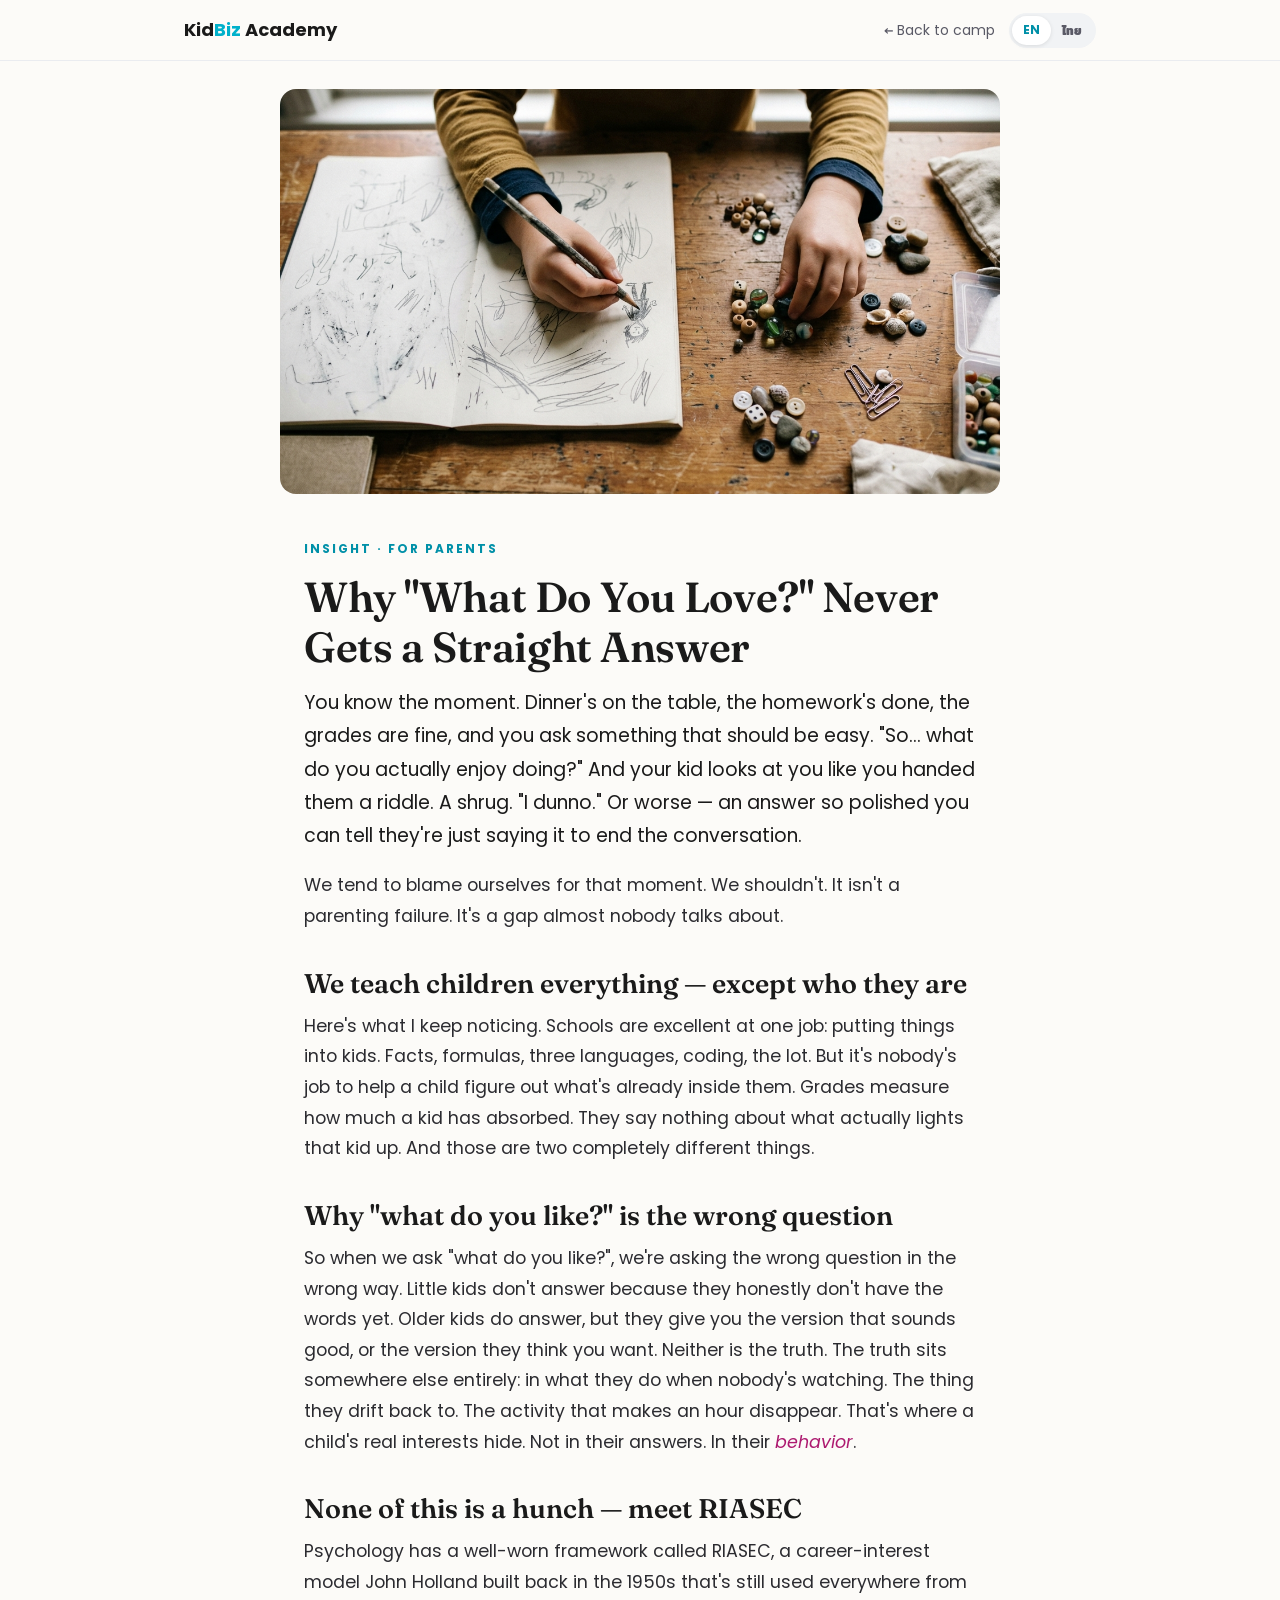
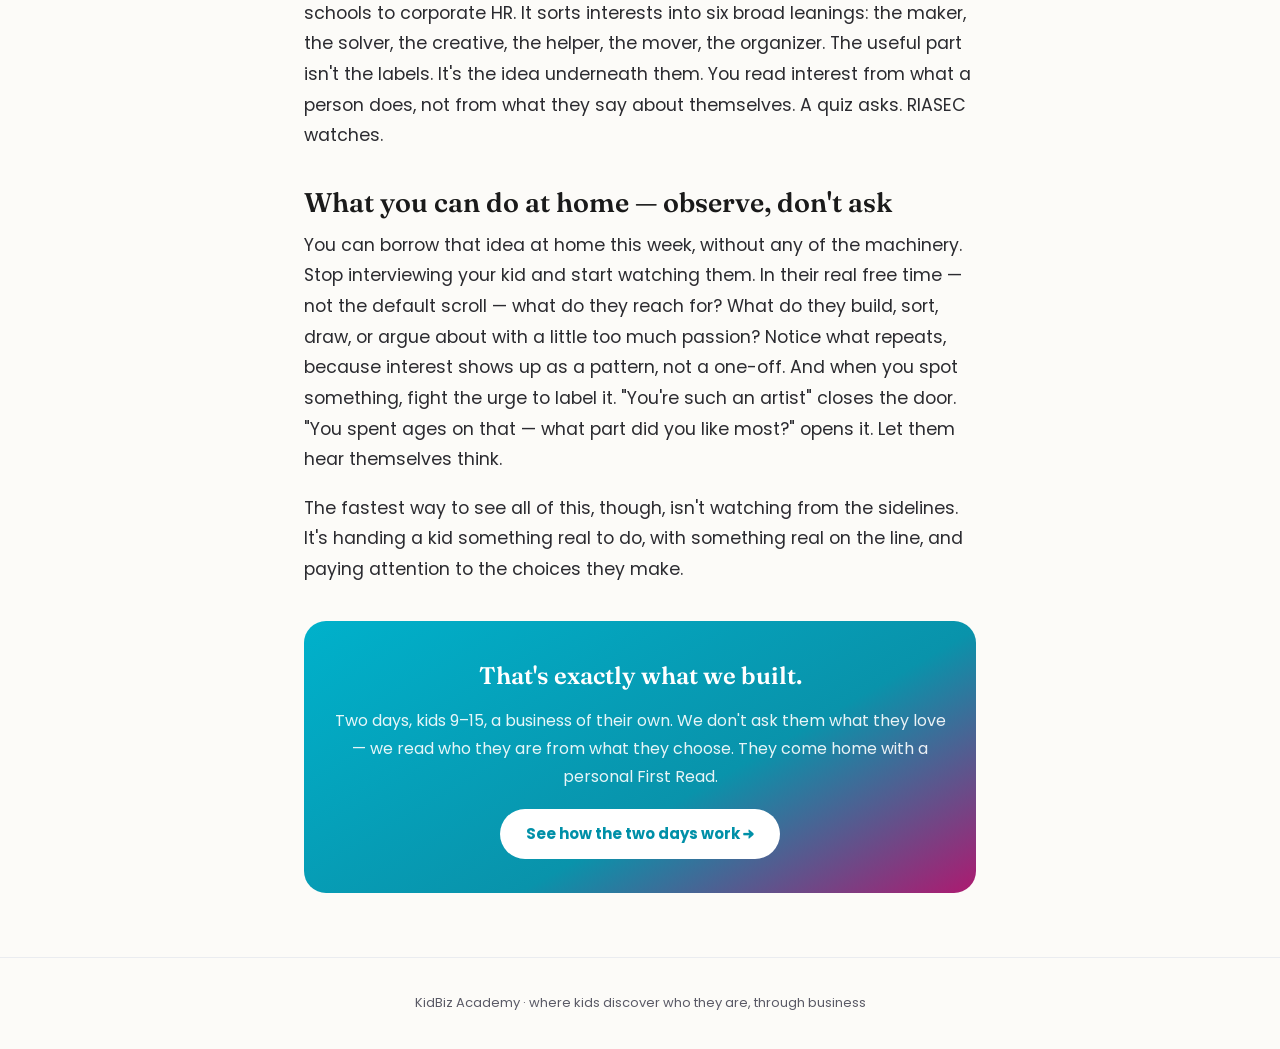
<file: blog/why-what-do-you-love.html>
<!DOCTYPE html>
<html lang="en">
<head>
<meta charset="utf-8">
<meta name="viewport" content="width=device-width, initial-scale=1">
<title>Why "What Do You Love?" Never Gets a Straight Answer | KidBiz Academy</title>
<meta name="description" content="Your child aces school but can't say what they love? Here's why asking doesn't work — and how to read their real interests through behavior (RIASEC).">
<link rel="icon" href="data:image/svg+xml,%3Csvg xmlns='http://www.w3.org/2000/svg' viewBox='0 0 64 64'%3E%3Crect width='64' height='64' rx='14' fill='%231A1A1A'/%3E%3Ctext x='32' y='46' font-family='Arial,Helvetica,sans-serif' font-weight='bold' font-size='36' text-anchor='middle' fill='%23ffffff'%3EK%3Ctspan fill='%2300B1CB'%3EB%3C/tspan%3E%3C/text%3E%3C/svg%3E">
<link rel="preconnect" href="https://fonts.googleapis.com">
<link rel="preconnect" href="https://fonts.gstatic.com" crossorigin>
<link href="https://fonts.googleapis.com/css2?family=Poppins:wght@400;500;600;700&family=Mitr:wght@400;500;600&family=Fraunces:ital,wght@0,400;0,500;0,600;1,500&family=Noto+Serif+Thai:wght@500;600&display=swap" rel="stylesheet">
<style>
  :root{--teal:#00B1CB;--teal-d:#0090a8;--magenta:#AD1A70;--ink:#1A1A1A;--zinc:#5A5A66;--line:#EAECF0;--bg:#FCFBF8}
  *{margin:0;padding:0;box-sizing:border-box}
  html{scroll-behavior:smooth}
  body{font-family:'Poppins','Mitr',sans-serif;color:var(--ink);background:var(--bg);line-height:1.75;-webkit-font-smoothing:antialiased}
  body.th{font-family:'Mitr','Poppins',sans-serif}
  a{color:inherit;text-decoration:none}
  img{max-width:100%;display:block}
  .wrap{max-width:720px;margin:0 auto;padding:0 24px}

  nav{border-bottom:1px solid var(--line);background:rgba(252,251,248,.9);backdrop-filter:blur(8px);position:sticky;top:0;z-index:10}
  .nav-in{max-width:960px;margin:0 auto;padding:0 24px;height:60px;display:flex;align-items:center;justify-content:space-between}
  .logo{font-family:'Poppins',sans-serif;font-weight:700;font-size:18px}
  
  .logo b{color:var(--teal)}
  .nav-right{display:flex;align-items:center;gap:14px}
  .back{font-size:14px;color:var(--zinc)}
  .back:hover{color:var(--teal-d)}
  .lang{display:inline-flex;background:#F1F3F5;border-radius:100px;padding:3px}
  .langbtn{border:none;background:none;font-family:inherit;font-weight:700;font-size:12px;color:var(--zinc);padding:5px 11px;border-radius:100px;cursor:pointer}
  .langbtn.on{background:#fff;color:var(--teal-d);box-shadow:0 1px 4px rgba(0,0,0,.1)}

  .hero-img{display:block;width:min(720px,100% - 48px);margin:28px auto 0;aspect-ratio:16/9;object-fit:cover;background:#ece9e2;border-radius:16px}
  article{padding:44px 0 24px}
  .eyebrow{font-weight:700;font-size:12px;letter-spacing:2px;text-transform:uppercase;color:var(--teal-d);margin-bottom:14px}
  h1{font-family:'Fraunces','Noto Serif Thai',Georgia,serif;font-weight:600;font-size:clamp(30px,4.6vw,42px);line-height:1.18;letter-spacing:-.01em;margin-bottom:14px}
  body.th h1{font-family:'Noto Serif Thai','Fraunces',serif}
  .meta{font-size:14px;color:var(--zinc);margin-bottom:8px}
  article h2{font-family:'Fraunces','Noto Serif Thai',Georgia,serif;font-weight:600;font-size:clamp(22px,3vw,27px);line-height:1.3;margin:34px 0 10px}
  body.th article h2{font-family:'Noto Serif Thai','Fraunces',serif}
  article p{font-size:17.5px;color:#2b2b30;margin:0 0 18px}
  article em{color:var(--magenta);font-style:italic}
  .lead{font-size:19px;color:var(--ink)}
  .lang-th{display:none}
  body.th .lang-en{display:none}
  body.th .lang-th{display:block}

  .cta{margin:36px 0 10px;background:linear-gradient(150deg,var(--teal),#0993ab 60%,var(--magenta));color:#fff;border-radius:22px;padding:34px 30px;text-align:center}
  .cta h3{font-family:'Fraunces','Noto Serif Thai',serif;font-weight:600;color:#fff;font-size:24px;margin-bottom:10px}
  body.th .cta h3{font-family:'Noto Serif Thai','Fraunces',serif}
  .cta p{color:rgba(255,255,255,.9);font-size:16px;margin-bottom:18px}
  .cta a{display:inline-block;background:#fff;color:var(--teal-d);font-weight:700;padding:12px 26px;border-radius:100px;font-size:15px}
  footer{padding:34px 0;text-align:center;color:var(--zinc);font-size:13px;border-top:1px solid var(--line);margin-top:30px}
</style>
</head>
<body>

<nav><div class="nav-in">
  <a href="../index.html" class="logo">Kid<b>Biz</b> Academy</a>
  <div class="nav-right">
    <a href="../index.html" class="back" data-en="← Back to camp" data-th="← กลับหน้าค่าย"></a>
    <div class="lang">
      <button class="langbtn" data-l="en" onclick="setLang('en')">EN</button>
      <button class="langbtn" data-l="th" onclick="setLang('th')">ไทย</button>
    </div>
  </div>
</div></nav>

<img class="hero-img" src="img/observe.png" alt="A child absorbed in drawing and sorting small objects at a table" onerror="this.style.display='none'">

<article><div class="wrap">
  <div class="eyebrow" data-en="Insight · For parents" data-th="Insight · สำหรับผู้ปกครอง"></div>

  <!-- EN -->
  <div class="lang-en">
    <h1>Why "What Do You Love?" Never Gets a Straight Answer</h1>
    <p class="lead">You know the moment. Dinner's on the table, the homework's done, the grades are fine, and you ask something that should be easy. "So… what do you actually enjoy doing?" And your kid looks at you like you handed them a riddle. A shrug. "I dunno." Or worse — an answer so polished you can tell they're just saying it to end the conversation.</p>
    <p>We tend to blame ourselves for that moment. We shouldn't. It isn't a parenting failure. It's a gap almost nobody talks about.</p>
    <h2>We teach children everything — except who they are</h2>
    <p>Here's what I keep noticing. Schools are excellent at one job: putting things into kids. Facts, formulas, three languages, coding, the lot. But it's nobody's job to help a child figure out what's already inside them. Grades measure how much a kid has absorbed. They say nothing about what actually lights that kid up. And those are two completely different things.</p>
    <h2>Why "what do you like?" is the wrong question</h2>
    <p>So when we ask "what do you like?", we're asking the wrong question in the wrong way. Little kids don't answer because they honestly don't have the words yet. Older kids do answer, but they give you the version that sounds good, or the version they think you want. Neither is the truth. The truth sits somewhere else entirely: in what they do when nobody's watching. The thing they drift back to. The activity that makes an hour disappear. That's where a child's real interests hide. Not in their answers. In their <em>behavior</em>.</p>
    <h2>None of this is a hunch — meet RIASEC</h2>
    <p>Psychology has a well-worn framework called RIASEC, a career-interest model John Holland built back in the 1950s that's still used everywhere from schools to corporate HR. It sorts interests into six broad leanings: the maker, the solver, the creative, the helper, the mover, the organizer. The useful part isn't the labels. It's the idea underneath them. You read interest from what a person does, not from what they say about themselves. A quiz asks. RIASEC watches.</p>
    <h2>What you can do at home — observe, don't ask</h2>
    <p>You can borrow that idea at home this week, without any of the machinery. Stop interviewing your kid and start watching them. In their real free time — not the default scroll — what do they reach for? What do they build, sort, draw, or argue about with a little too much passion? Notice what repeats, because interest shows up as a pattern, not a one-off. And when you spot something, fight the urge to label it. "You're such an artist" closes the door. "You spent ages on that — what part did you like most?" opens it. Let them hear themselves think.</p>
    <p>The fastest way to see all of this, though, isn't watching from the sidelines. It's handing a kid something real to do, with something real on the line, and paying attention to the choices they make.</p>
  </div>

  <!-- TH -->
  <div class="lang-th">
    <h1>ทำไม "หนูชอบอะไร" ถึงไม่เคยได้คำตอบจริง</h1>
    <p class="lead">คุณคงเคยเจอโมเมนต์นี้ ข้าวเย็นอยู่บนโต๊ะ การบ้านเสร็จแล้ว เกรดก็โอเค แล้วคุณถามอะไรที่น่าจะตอบง่ายๆ "แล้วหนูชอบทำอะไรจริงๆ อ่ะ?" ลูกมองคุณเหมือนโดนถามข้อสอบ ยักไหล่ "ไม่รู้อ่ะ" หรือหนักกว่านั้น ตอบมาลื่นปรื๊อจนคุณรู้เลยว่าตอบให้จบๆ เรื่อง</p>
    <p>เรามักโทษตัวเองกับโมเมนต์แบบนี้ ไม่ต้องเลยครับ มันไม่ใช่ความผิดของพ่อแม่ มันคือช่องว่างที่แทบไม่มีใครพูดถึงต่างหาก</p>
    <h2>เราสอนเด็กทุกอย่าง — ยกเว้น "ตัวเขาเอง"</h2>
    <p>สิ่งที่ผมสังเกตเห็นมาตลอดคือ โรงเรียนเก่งมากอยู่เรื่องนึง คือการ "ใส่" อะไรเข้าไปในตัวเด็ก ความรู้ สูตร สามภาษา โค้ดดิ้ง ครบหมด แต่ไม่มีใครมีหน้าที่ช่วยให้เด็กเข้าใจ "สิ่งที่มีอยู่แล้วในตัวเอง" เกรดบอกว่าเด็กซึมซับไปเท่าไหร่ แต่ไม่ได้บอกเลยว่าอะไรทำให้เด็กคนนั้นตาลุกวาว และสองอย่างนี้มันคนละเรื่องกันเลย</p>
    <h2>ทำไม "ชอบอะไร" ถึงเป็นคำถามที่ผิด</h2>
    <p>พอเราถามว่า "ชอบอะไร" เราเลยถามผิดคำถาม แถมผิดวิธีด้วย เด็กเล็กตอบไม่ได้เพราะยังไม่มีคำจะอธิบายตัวเองจริงๆ เด็กโตตอบได้ แต่ให้เวอร์ชันที่ฟังดูดี หรือเวอร์ชันที่คิดว่าเราอยากได้ยิน ไม่มีอันไหนคือของจริง ของจริงมันอยู่คนละที่ อยู่ในสิ่งที่เขาทำตอนไม่มีใครมอง สิ่งที่เขาวนกลับไปทำเอง กิจกรรมที่ทำแล้วเวลาหายไปเป็นชั่วโมง นั่นแหละที่ความสนใจจริงของเด็กซ่อนอยู่ ไม่ใช่ในคำตอบ แต่ใน<em>พฤติกรรม</em></p>
    <h2>เรื่องนี้ไม่ได้เดาเอา — รู้จัก RIASEC</h2>
    <p>ในทางจิตวิทยามีกรอบที่ใช้กันมานานชื่อ RIASEC เป็นโมเดลความสนใจด้านอาชีพที่ John Holland สร้างไว้ตั้งแต่ยุค 1950 และยังใช้กันอยู่ ตั้งแต่ในโรงเรียนยันฝ่ายบุคคลของบริษัทใหญ่ มันแบ่งความสนใจเป็น 6 สาย สายลงมือ สายคิด สายสร้างสรรค์ สายดูแลคน สายนำ และสายจัดระเบียบ แต่ของดีไม่ใช่ชื่อสายพวกนี้ มันคือหลักคิดเบื้องหลัง คือเราอ่านความสนใจจากสิ่งที่คนคนนึง "ทำ" ไม่ใช่จากที่เขา "พูด" ถึงตัวเอง แบบทดสอบใช้วิธีถาม RIASEC ใช้วิธีดู</p>
    <h2>สิ่งที่ทำได้เองที่บ้าน — สังเกต อย่าถาม</h2>
    <p>หลักคิดนี้เอาไปใช้ที่บ้านได้เลยตั้งแต่สัปดาห์นี้ โดยไม่ต้องมีอุปกรณ์อะไรทั้งนั้น เลิกสัมภาษณ์ลูก แล้วเริ่มสังเกตแทน เวลาว่างจริงๆ (ไม่ใช่การไถจอไปเรื่อย) เขาหยิบอะไรทำ เขาต่อ จัด วาด หรือเถียงเรื่องอะไรด้วยอารมณ์ที่มากกว่าปกตินิดๆ ให้สนใจสิ่งที่ "ทำซ้ำ" เพราะความสนใจมันมาเป็นแพทเทิร์น ไม่ใช่ครั้งเดียวจบ และพอเห็นอะไร อย่าเพิ่งรีบตีตรา "โอ๊ย ลูกนี่ศิลปินเลย" คือการปิดประตู แต่ "เมื่อกี้หนูทำอันนี้ตั้งนาน ชอบตรงไหนที่สุดอ่ะ" คือการเปิดประตู ให้เขาได้ยินความคิดของตัวเอง</p>
    <p>แต่วิธีที่จะเห็นทั้งหมดนี้เร็วที่สุด ไม่ใช่การนั่งดูอยู่ข้างสนาม มันคือการยื่นงานจริงให้เด็กทำ งานที่มีเดิมพันจริง แล้วคอยดูว่าเขาเลือกอะไรระหว่างทาง</p>
  </div>

  <!-- CTA -->
  <div class="cta">
    <h3 data-en="That's exactly what we built." data-th="นั่นคือสิ่งที่เราสร้างขึ้นมาพอดี"></h3>
    <p data-en="Two days, kids 9–15, a business of their own. We don't ask them what they love — we read who they are from what they choose. They come home with a personal First Read." data-th="สองวัน เด็ก 9–15 ปี ได้สร้างธุรกิจของตัวเอง เราไม่ถามว่าชอบอะไร แต่อ่านตัวตนจากสิ่งที่เขาเลือก ลูกกลับบ้านพร้อม First Read เฉพาะตัว"></p>
    <a href="../index.html" data-en="See how the two days work →" data-th="ดูว่า 2 วันนั้นเป็นยังไง →"></a>
  </div>
</div></article>

<footer><div class="wrap" data-en="KidBiz Academy · where kids discover who they are, through business" data-th="KidBiz Academy · ค่ายค้นหาตัวตน ผ่านโลกธุรกิจ"></div></footer>

<script>
  function setLang(l){
    if(l!=='th') l='en';
    document.documentElement.lang = l;
    document.body.classList.toggle('th', l==='th');
    document.querySelectorAll('[data-en]').forEach(function(el){
      var v = el.getAttribute('data-'+l); if(v!==null) el.innerHTML = v;
    });
    document.querySelectorAll('.langbtn').forEach(function(b){ b.classList.toggle('on', b.dataset.l===l); });
    try{ localStorage.setItem('kidbiz_lang', l); }catch(e){}
  }
  setLang((function(){ try{ return localStorage.getItem('kidbiz_lang'); }catch(e){ return null; } })() || 'en');
</script>
</body>
</html>
</file>
<file: app/tokens.css>
/* ============================================================
   KidFinance — Design tokens
   สี/ฟอนต์ตามแบรนด์ KidBiz (kidbizgroup.com)
   แก้ branding ที่ไฟล์นี้ไฟล์เดียว
   ============================================================ */

:root {
  /* --- Brand core (ตรงกับเว็บ KidBiz) --- */
  --brand-teal:      #00B1CB;
  --brand-teal-d:    #0090A8;
  --brand-teal-soft: #EAFAFC;
  --brand-magenta:   #AD1A70;
  --brand-magenta-soft: #FDEEF6;
  --brand-amber:     #FFB703;
  --brand-amber-d:   #B47B00;
  --brand-amber-soft:#FFF6E0;

  /* --- ตัวอักษร / เส้น / พื้น --- */
  --c-ink:       #18181B;
  --c-ink-2:     #5A5A66;
  --c-ink-3:     #8B8B96;
  --c-line:      #EAECF0;
  --c-surface:   #FFFFFF;
  --c-surface-2: #F6F5F1;
  --c-bg:        #FCFBF8;

  /* --- ความคืบหน้า (แถบที่เติมขึ้น) --- */
  --c-fill:      var(--brand-teal);
  --c-fill-d:    var(--brand-teal-d);
  --c-fill-soft: var(--brand-teal-soft);
  --c-fill-ink:  #00707F;          /* teal เข้มพอสำหรับตัวหนังสือบนพื้นอ่อน */
  --c-pending:   #7FD8E5;

  /* --- แท่งที่ยังไม่ถูกเติม --- */
  --c-well:      #2C2C33;
  --c-well-d:    #18181B;
  --c-well-line: #45454E;

  /* --- ชั้นเป้าหมายบนแท่งหน้าแรก (ล่าง → บน) --- */
  --c-tier1:   var(--brand-amber);   /* ชั้นล่างสุด — ถึงก่อน */
  --c-tier2:   var(--brand-teal);
  --c-tier3:   #0A6E85;              /* ส่วนที่เหลือของเดือน */
  --c-tier-sur: var(--brand-magenta);/* เหนือเส้น 100% = เงินส่วนเกิน */

  /* --- ซองเงิน 5 ซอง --- */
  --c-need:   var(--brand-teal);
  --c-save:   var(--brand-magenta);
  --c-buffer: #3D7AB8;   /* สำรองฉุกเฉิน — น้ำเงินนิ่ง ไม่แย่งสายตากับซองออม */
  --c-spend:  var(--brand-amber);
  --c-share:  #5A5A66;

  /* --- โทนอื่น --- */
  --c-pause:      var(--brand-amber);
  --c-pause-ink:  var(--brand-amber-d);
  --c-parent:     var(--brand-magenta);
  --c-parent-soft:var(--brand-magenta-soft);
  --c-neutral:    #8B8B96;          /* สถานะกลางๆ — ห้ามใช้สีแดงตำหนิ */
  --c-gold:       var(--brand-amber);

  /* --- ตัวอักษร ---
     ขนาดตั้งใจให้ใหญ่ อ่านสบายสำหรับผู้ใหญ่ 40-55 บนมือถือ
     ถ้าจะปรับ ปรับที่ 5 ค่านี้พร้อมกัน สัดส่วนจะยังสวย */
  --font:    "Poppins", "Mitr", "Segoe UI", system-ui, sans-serif;
  --font-th: "Mitr", "Poppins", "Leelawadee UI", "Segoe UI", sans-serif;

  --fs-hero: 76px;   /* ตัวเลขพระเอกหน้าแรก */
  --fs-xl:   34px;   /* ตัวเลข metric */
  --fs-lg:   24px;   /* หัวข้อหน้า */
  --fs-md:   17px;   /* เนื้อความหลัก */
  --fs-sm:   15px;   /* เนื้อความรอง */
  --fs-xs:   13px;   /* เล็กสุดที่ยอมให้มี */

  /* --- รูปทรง --- */
  --r-sm: 12px;
  --r-md: 16px;
  --r-lg: 22px;
  --r-pill: 999px;

  --sp: 18px;
  --shadow: 0 2px 10px rgba(24,24,27,.06);
  --shadow-lift: 0 12px 34px rgba(24,24,27,.18);

  /* --- กรอบมือถือ (กว้างขึ้นเพื่อรองรับฟอนต์ใหญ่) --- */
  --phone-w: 414px;
  --phone-h: 880px;
}

body.th { font-family: var(--font-th); }
</file>
<file: app/app.css>
/* ============================================================
   KidFinance — โครง + component ที่ใช้ร่วมกันทุกหน้า
   สไตล์เฉพาะหน้า อยู่ในไฟล์ s1.js … s7.js (ตัวแปร css)
   ============================================================ */

* { box-sizing: border-box; margin: 0; padding: 0; -webkit-tap-highlight-color: transparent; }

body {
  font-family: var(--font);
  background: #E7E5DE;
  color: var(--c-ink);
  line-height: 1.55;
  -webkit-font-smoothing: antialiased;
  display: flex; align-items: center; justify-content: center;
  min-height: 100vh; padding: 24px 16px;
}

/* ---------- กรอบมือถือ ---------- */
.stage { display: flex; gap: 30px; align-items: flex-start; }

.phone {
  width: var(--phone-w); height: var(--phone-h);
  background: var(--c-bg);
  border-radius: 46px;
  border: 11px solid #101014;
  box-shadow: var(--shadow-lift);
  position: relative; overflow: hidden;
  display: flex; flex-direction: column;
}
.notch {
  position: absolute; top: 0; left: 50%; transform: translateX(-50%);
  width: 138px; height: 27px; background: #101014;
  border-radius: 0 0 17px 17px; z-index: 60;
}

/* ---------- แถบบน ---------- */
.topbar {
  padding: 36px var(--sp) 12px; background: var(--c-surface);
  border-bottom: 1px solid var(--c-line);
  display: flex; align-items: center; gap: 10px; z-index: 20;
}
.topbar h1 { font-size: var(--fs-lg); font-weight: 700; letter-spacing: -.3px; line-height: 1.25; }
.topbar .sub { font-size: var(--fs-xs); color: var(--c-ink-3); font-weight: 500; margin-top: 1px; }

.icon-btn {
  width: 40px; height: 40px; border-radius: var(--r-pill); border: 1.5px solid var(--c-line);
  background: var(--c-surface); font-size: var(--fs-md); cursor: pointer; color: var(--c-ink-2);
  display: grid; place-items: center; flex: none; font-family: var(--font);
}
.icon-btn:hover { background: var(--c-surface-2); }

/* สลับภาษา */
.lang { display: flex; background: var(--c-surface-2); border-radius: var(--r-pill); padding: 3px; flex: none; }
.lang button {
  font-family: var(--font); font-size: var(--fs-xs); font-weight: 700; letter-spacing: .3px;
  border: 0; background: none; color: var(--c-ink-3); padding: 7px 11px; border-radius: var(--r-pill); cursor: pointer;
}
.lang button.on { background: var(--c-surface); color: var(--c-ink); box-shadow: var(--shadow); }

/* ---------- พื้นที่เนื้อหา ---------- */
.screen {
  flex: 1; overflow-y: auto; overflow-x: hidden;
  padding: var(--sp) var(--sp) 26px;
  scrollbar-width: thin;
}
.screen::-webkit-scrollbar { width: 5px; }
.screen::-webkit-scrollbar-thumb { background: #D3D3DA; border-radius: 9px; }

/* ---------- แถบล่าง ---------- */
/* หน้าจอพัง — ต้องอ่านออกและกดแก้ได้เอง ไม่ใช่จอขาว */
.crash { padding: 26px 20px; text-align: center; }
.crash b { display: block; font-size: var(--fs-lg); font-weight: 700; margin-bottom: 8px; }
.crash p { font-size: var(--fs-sm); color: var(--c-ink-2); line-height: 1.6; margin-bottom: 18px; }
.crash code { display: block; margin-top: 16px; font-size: var(--fs-xs); color: var(--c-ink-3);
  word-break: break-word; line-height: 1.5; }

.tabbar {
  display: flex; background: var(--c-surface);
  border-top: 1px solid var(--c-line); padding: 8px 4px 22px; z-index: 20;
}
.tab {
  flex: 1; min-width: 0; background: none; border: 0; cursor: pointer; padding: 6px 1px;
  display: flex; flex-direction: column; align-items: center; gap: 4px;
  font-family: var(--font); font-size: 11px; font-weight: 600; color: var(--c-ink-3);
  white-space: nowrap;
}
.tab .ic { opacity: .5; }
.tab.on { color: var(--c-fill-ink); font-weight: 700; }
.tab.on .ic { opacity: 1; }
.tabbar.parent .tab.on { color: var(--c-parent); }

/* ---------- การ์ด ---------- */
.card {
  background: var(--c-surface); border-radius: var(--r-md);
  padding: var(--sp); box-shadow: var(--shadow); margin-bottom: 13px;
  border: 1px solid var(--c-line);
}
.card-t {
  font-size: var(--fs-sm); font-weight: 700; color: var(--c-ink-2);
  display: flex; align-items: center; gap: 8px; margin-bottom: 13px;
}
.card-t .r { margin-left: auto; font-weight: 600; color: var(--c-ink-3); font-size: var(--fs-xs); }

/* ---------- ปุ่ม ---------- */
.btn {
  font-family: var(--font); font-size: var(--fs-md); font-weight: 700;
  border: 0; border-radius: var(--r-md); padding: 16px 16px; cursor: pointer;
  background: var(--c-ink); color: #fff; width: 100%; line-height: 1.3;
  transition: transform .08s, filter .15s;
}
.btn:active { transform: scale(.98); }
.btn:hover { filter: brightness(1.08); }
.btn.ghost { background: var(--c-surface); color: var(--c-ink); border: 1.5px solid var(--c-line); }
.btn.fill { background: var(--c-fill); }
.btn.pause { background: var(--c-pause); color: var(--c-ink); }
.btn.parent { background: var(--c-parent); }
.btn.sm { padding: 11px 15px; font-size: var(--fs-sm); width: auto; border-radius: var(--r-pill); }
.btn-row { display: flex; gap: 10px; }
.btn-row .btn { flex: 1; }

/* ---------- ฟอร์ม ---------- */
label.fl { display: block; font-size: var(--fs-sm); font-weight: 700; color: var(--c-ink-2); margin: 0 0 8px; }
.inp, textarea.inp {
  width: 100%; font-family: var(--font); font-size: var(--fs-md); color: var(--c-ink);
  border: 1.5px solid var(--c-line); border-radius: var(--r-sm);
  padding: 14px 14px; background: var(--c-surface); resize: none; line-height: 1.5;
}
.inp:focus { outline: 0; border-color: var(--c-fill); }
.inp.big { font-size: 34px; font-weight: 700; text-align: center; padding: 15px; }
.field { margin-bottom: 16px; }

.chips { display: flex; flex-wrap: wrap; gap: 8px; }
.chip {
  font-family: var(--font); font-size: var(--fs-sm); font-weight: 600;
  border: 1.5px solid var(--c-line); background: var(--c-surface); color: var(--c-ink-2);
  border-radius: var(--r-pill); padding: 10px 15px; cursor: pointer;
}
.chip.on { border-color: var(--c-ink); background: var(--c-ink); color: #fff; }

/* ---------- ไอคอน (icons.js) ---------- */
.ic { display: inline-block; vertical-align: -.22em; flex: none; }
.ic-box {            /* ไอคอนในกรอบกลม ใช้ตอนต้องการน้ำหนักมากขึ้น */
  width: 44px; height: 44px; border-radius: 13px; display: grid; place-items: center;
  background: var(--c-surface-2); flex: none;
}

/* ---------- ชิ้นส่วนที่ใช้ซ้ำ ---------- */
.pct { font-weight: 700; font-variant-numeric: tabular-nums; }
.muted { color: var(--c-ink-2); }
.tiny { font-size: var(--fs-xs); line-height: 1.5; }
.row { display: flex; align-items: center; gap: 11px; }
.spread { display: flex; align-items: baseline; justify-content: space-between; gap: 8px; }

.bar { height: 10px; border-radius: var(--r-pill); background: var(--c-surface-2); overflow: hidden; }
.bar > i { display: block; height: 100%; border-radius: var(--r-pill); background: var(--c-fill); transition: width .5s cubic-bezier(.2,.8,.2,1); }

.badge {
  display: inline-flex; align-items: center; gap: 6px; font-size: var(--fs-xs); font-weight: 700;
  padding: 6px 11px; border-radius: var(--r-pill); background: var(--c-surface-2); color: var(--c-ink-2);
}
.badge.fill { background: var(--c-fill-soft); color: var(--c-fill-ink); }
.badge.wait { background: var(--brand-amber-soft); color: var(--brand-amber-d); }
.badge.neutral { background: var(--c-surface-2); color: var(--c-neutral); }

.metric { text-align: center; flex: 1; }
.metric b { display: block; font-size: var(--fs-xl); font-weight: 700; font-variant-numeric: tabular-nums; letter-spacing: -1px; }
.metric span { font-size: var(--fs-xs); color: var(--c-ink-3); font-weight: 600; }

.delta { font-size: var(--fs-xs); font-weight: 700; }
.delta.up { color: var(--c-fill-ink); }
.delta.flat { color: var(--c-ink-3); }

/* ---------- Sheet (หน้าซ้อน S2/S3) ---------- */
.sheet-wrap {
  position: absolute; inset: 0; z-index: 50;
  background: rgba(24,24,27,.45); display: flex; align-items: flex-end;
  animation: fade .18s ease;
}
.sheet {
  background: var(--c-bg); width: 100%; max-height: 94%;
  border-radius: 26px 26px 0 0; display: flex; flex-direction: column;
  animation: up .28s cubic-bezier(.2,.9,.25,1);
}
.sheet-hd {
  padding: 16px var(--sp) 13px; display: flex; align-items: center; gap: 10px;
  border-bottom: 1px solid var(--c-line); background: var(--c-surface);
  border-radius: 26px 26px 0 0;
}
.sheet-hd h2 { font-size: var(--fs-lg); font-weight: 700; flex: 1; }
.sheet-bd { overflow-y: auto; padding: var(--sp); }
@keyframes fade { from { opacity: 0 } }
@keyframes up { from { transform: translateY(100%) } }

/* ---------- Toast ---------- */
.toast {
  position: absolute; left: 50%; bottom: 104px; transform: translateX(-50%);
  background: var(--c-ink); color: #fff; font-size: var(--fs-sm); font-weight: 600;
  padding: 13px 19px; border-radius: var(--r-pill); z-index: 70; box-shadow: var(--shadow-lift);
  animation: up .25s ease; max-width: 88%; text-align: center; line-height: 1.45;
}

/* ---------- แผงข้าง (เดสก์ท็อป) ---------- */
.side { width: 320px; padding-top: 12px; }
.side .logo { font-size: 21px; font-weight: 700; letter-spacing: -.4px; margin-bottom: 3px; }
.side .logo span { color: var(--brand-teal); }
.side .side-sub { font-size: var(--fs-sm); color: var(--c-ink-2); margin-bottom: 18px; line-height: 1.55; }
.side .rule {
  background: var(--c-surface); border-radius: var(--r-sm); padding: 13px 15px;
  font-size: var(--fs-sm); margin-bottom: 9px; box-shadow: var(--shadow); line-height: 1.5;
  border: 1px solid var(--c-line);
}
.side .rule b { display: block; font-size: var(--fs-xs); color: var(--c-fill-ink); margin-bottom: 3px; letter-spacing: .4px; }
.side-actions { display: flex; gap: 8px; margin-top: 16px; }

@media (max-width: 860px) {
  body { padding: 0; align-items: stretch; }
  .stage { gap: 0; }
  .side { display: none; }
  .phone { width: 100vw; height: 100vh; border-radius: 0; border: 0; }
  .notch { display: none; }
  .topbar { padding-top: 20px; }
}
</file>
